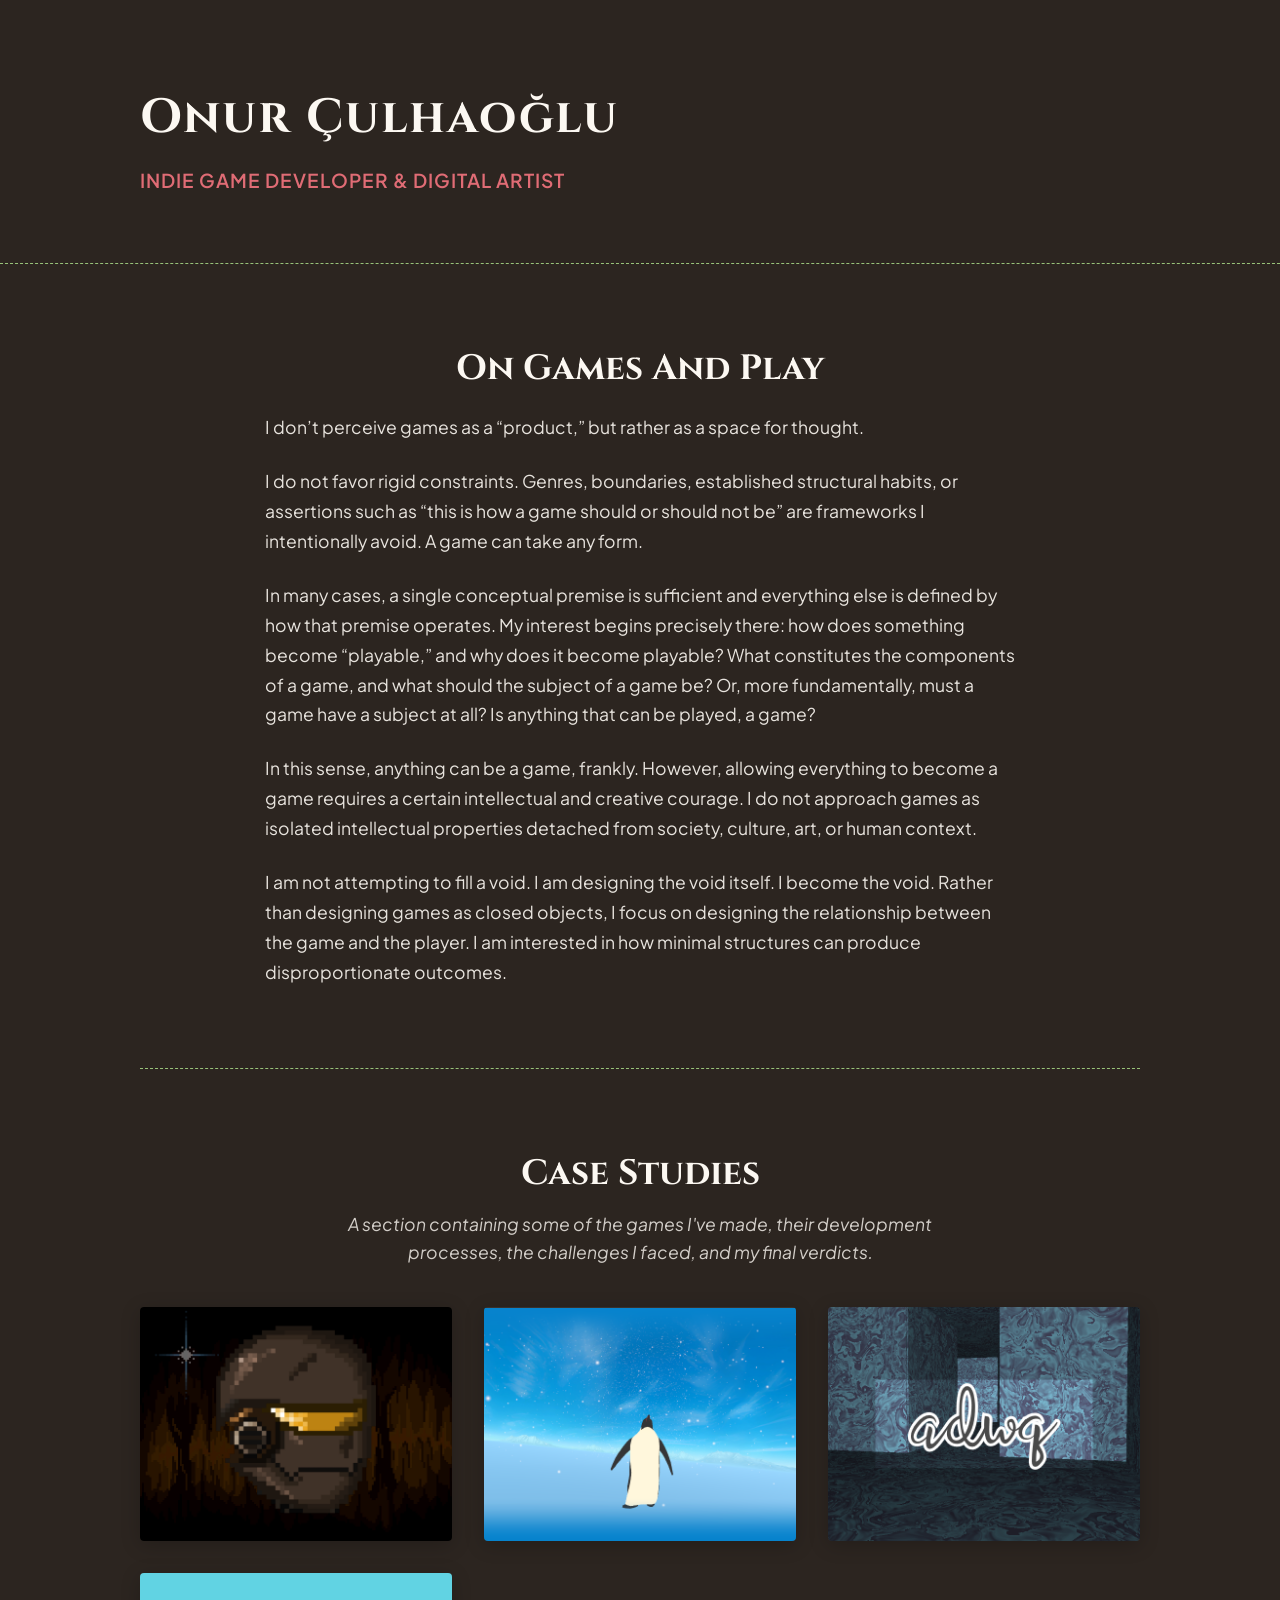
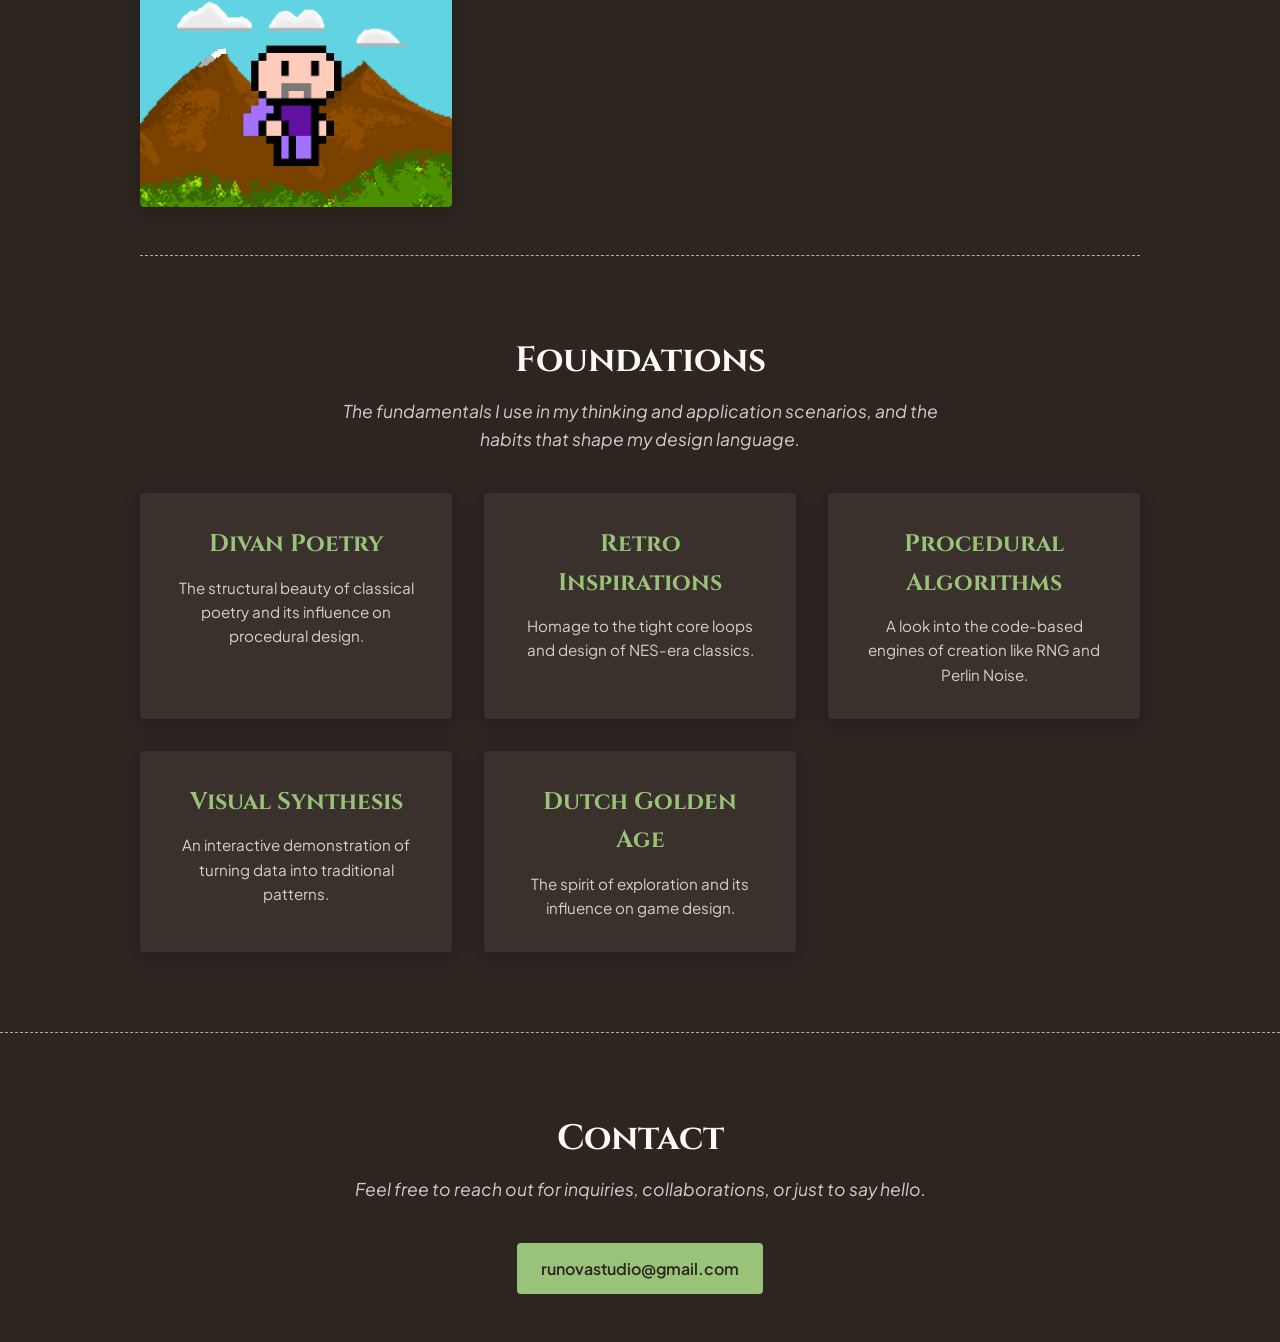
<file: index.html>
<!DOCTYPE html>
<html lang="en">
<head>
    <meta charset="UTF-8">
    <meta name="viewport" content="width=device-width, initial-scale=1.0">
    <title>Onur Çulhaoğlu | Game Dev & Digital Artist</title>
    <!-- Warm and literary typography from Google Fonts -->
    <link rel="preconnect" href="https://fonts.googleapis.com">
    <link rel="preconnect" href="https://fonts.gstatic.com" crossorigin>
    <link href="https://fonts.googleapis.com/css2?family=Cinzel:wght@500;700&family=Instrument+Serif:ital@0;1&family=Plus+Jakarta+Sans:wght@400;500;600&display=swap" rel="stylesheet">
    <link rel="stylesheet" href="style.css">
</head>
<body>

    <!-- Header / Hero Section -->
    <header class="hero-section">
        <div class="container">
            <h1 class="site-title">Onur Çulhaoğlu</h1>
            <p class="subtitle">Indie Game Developer & Digital Artist</p>
        </div>
    </header>

    <!-- Gallery / Works Section -->
    <main class="container">
    
        <!-- About Me Section -->
        <section class="about-section">
            <div class="container">
                <h2 class="section-title">On Games And Play</h2>
                <div class="project-article" style="margin-top: -1rem; margin-bottom: 2rem;">
                    <p>I don’t perceive games as a “product,” but rather as a space for thought.</p>
                    <p>I do not favor rigid constraints. Genres, boundaries, established structural habits, or assertions such as “this is how a game should or should not be” are frameworks I intentionally avoid. A game can take any form.</p>
                    <p>In many cases, a single conceptual premise is sufficient and everything else is defined by how that premise operates. My interest begins precisely there: how does something become “playable,” and why does it become playable? What constitutes the components of a game, and what should the subject of a game be? Or, more fundamentally, must a game have a subject at all? Is anything that can be played, a game?</p>
                    <p>In this sense, anything can be a game, frankly. However, allowing everything to become a game requires a certain intellectual and creative courage. I do not approach games as isolated intellectual properties detached from society, culture, art, or human context.</p>
                    <p>I am not attempting to fill a void. I am designing the void itself. I become the void. Rather than designing games as closed objects, I focus on designing the relationship between the game and the player. I am interested in how minimal structures can produce disproportionate outcomes.</p>
                </div>
            </div>
        </section>

        <!-- Case Studies Section -->
        <section class="inspo-section">
            <h2 class="section-title">Case Studies</h2>
            <p class="section-subtitle">A section containing some of the games I've made, their development processes, the challenges I faced, and my final verdicts.</p>
            <div class="category-grid">
                <a href="patina.html" class="category-card" data-title="//patina">
                    <img src="games/thumbnails/patina.webp" alt="Thumbnail for //patina">
                </a>
                <a href="he-lived.html" class="category-card" data-title="HE LIVED">
                    <img src="games/thumbnails/he-lived.webp" alt="Thumbnail for HE LIVED">
                </a>
                <a href="adwq.html" class="category-card" data-title="adwq">
                    <img src="games/thumbnails/adwq.webp" alt="Thumbnail for adwq">
                </a>
                <a href="oh-noah.html" class="category-card" data-title="Oh Noah!">
                    <img src="games/thumbnails/oh-noah.webp" alt="Thumbnail for Oh Noah!">
                </a>
            </div>
        </section>

        <!-- Inspirations Section (formerly works-section) -->
        <section class="works-section">
            <h2 class="section-title">Foundations</h2>
            <p class="section-subtitle">The fundamentals I use in my thinking and application scenarios, and the habits that shape my design language.</p>

            <div class="category-grid">
                <a href="16th-century.html" class="category-card category-card--text">
                    <h3>Divan Poetry</h3>
                    <p>The structural beauty of classical poetry and its influence on procedural design.</p>
                </a>
                <a href="retro-inspirations.html" class="category-card category-card--text">
                    <h3>Retro Inspirations</h3>
                    <p>Homage to the tight core loops and design of NES-era classics.</p>
                </a>
                <a href="procedural-inspirations.html" class="category-card category-card--text">
                    <h3>Procedural Algorithms</h3>
                    <p>A look into the code-based engines of creation like RNG and Perlin Noise.</p>
                </a>
                <a href="visual-synthesis.html" class="category-card category-card--text">
                    <h3>Visual Synthesis</h3>
                    <p>An interactive demonstration of turning data into traditional patterns.</p>
                </a>
                <a href="dutch-golden-age.html" class="category-card category-card--text">
                    <h3>Dutch Golden Age</h3>
                    <p>The spirit of exploration and its influence on game design.</p>
                </a>
            </div>
        </section>

    </main>

        <footer class="hero-section" style="border-top: 1px dashed var(--secondary-color); border-bottom: none; padding-top: 3rem; margin-top: 2rem;">
        <div class="container">
            <h2 class="section-title">Contact</h2>
            <p class="section-subtitle">Feel free to reach out for inquiries, collaborations, or just to say hello.</p>
            <div style="text-align: center; margin-top: 1rem;">
                <a href="mailto:runovastudio@gmail.com" class="button-link">runovastudio@gmail.com</a>
            </div>
        </div>
    </footer>

</body>
</html>
</file>
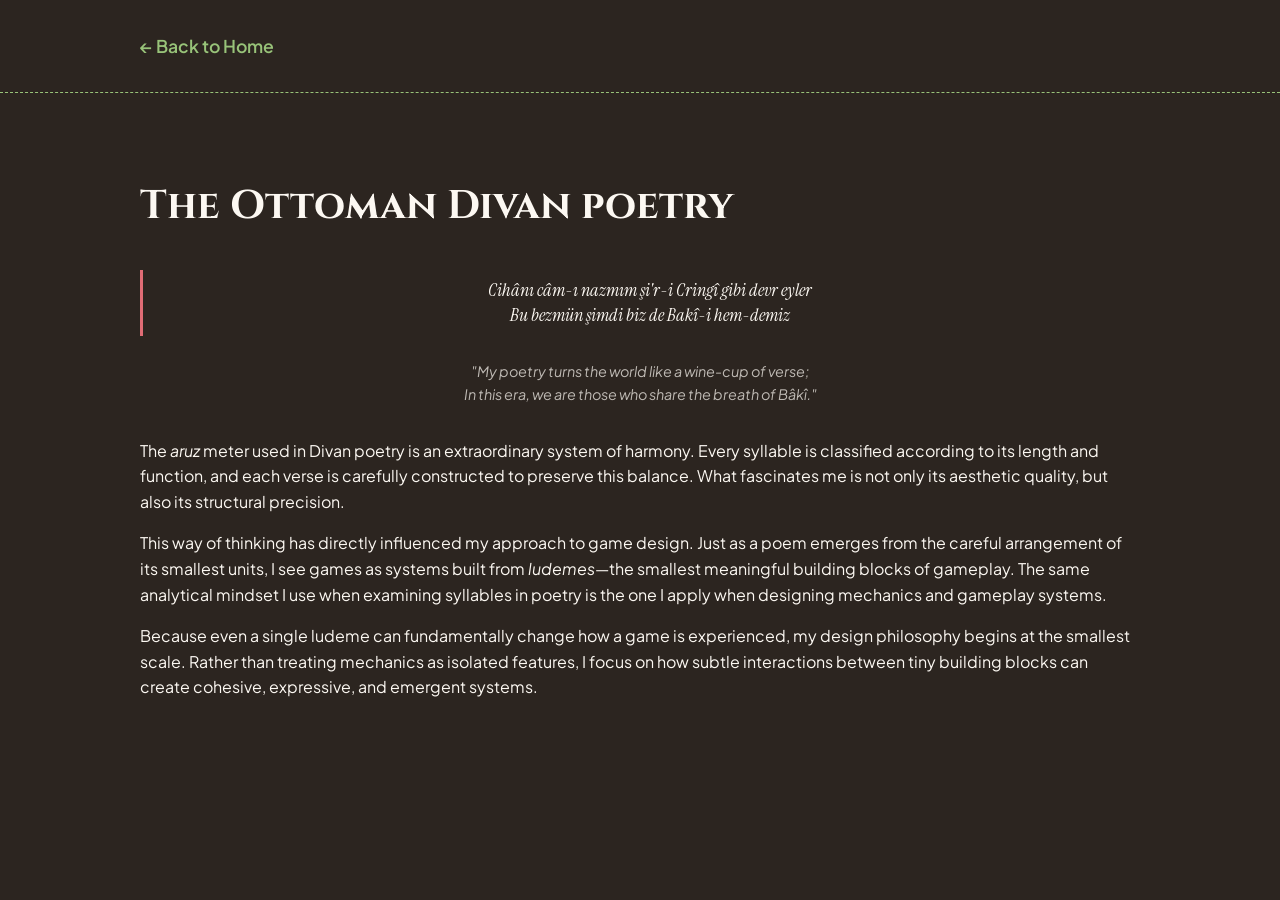
<file: 16th-century.html>
<!DOCTYPE html>
<html lang="en">
<head>
    <meta charset="UTF-8">
    <meta name="viewport" content="width=device-width, initial-scale=1.0">
    <title>The Ottoman Divan poetry | Onur Çulhaoğlu</title>
    <link rel="preconnect" href="https://fonts.googleapis.com">
    <link rel="preconnect" href="https://fonts.gstatic.com" crossorigin>
    <link href="https://fonts.googleapis.com/css2?family=Cinzel:wght@500;700&family=Instrument+Serif:ital@0;1&family=Plus+Jakarta+Sans:wght@400;500;600&display=swap" rel="stylesheet">
    <link rel="stylesheet" href="style.css">
</head>
<body>
    <header class="page-header">
        <div class="container">
            <a href="index.html" class="back-link">&larr; Back to Home</a>
        </div>
    </header>
    <main class="container">
        <section class="gallery-section">
            <h2 class="section-title">The Ottoman Divan poetry</h2>
            
            <div class="modal-section">
                <div class="couplet">
                    <p>Cihânı câm-ı nazmım şi'r-i Cringî gibi devr eyler</p>
                    <p>Bu bezmün şimdi biz de Bakî-i hem-demiz</p>
                </div>
                <p class="translation">"My poetry turns the world like a wine-cup of verse;<br>In this era, we are those who share the breath of Bâkî."</p>
                <p class="inspiration-desc" style="margin-top: 2rem;"><p>
The <em>aruz</em> meter used in Divan poetry is an extraordinary system of harmony. Every syllable is classified according to its length and function, and each verse is carefully constructed to preserve this balance. What fascinates me is not only its aesthetic quality, but also its structural precision.
</p>

<p>
This way of thinking has directly influenced my approach to game design. Just as a poem emerges from the careful arrangement of its smallest units, I see games as systems built from <em>ludemes</em>—the smallest meaningful building blocks of gameplay. The same analytical mindset I use when examining syllables in poetry is the one I apply when designing mechanics and gameplay systems.
</p>

<p>
Because even a single ludeme can fundamentally change how a game is experienced, my design philosophy begins at the smallest scale. Rather than treating mechanics as isolated features, I focus on how subtle interactions between tiny building blocks can create cohesive, expressive, and emergent systems.
</p>
        </section>
    </main>
</body>
</html>
</file>
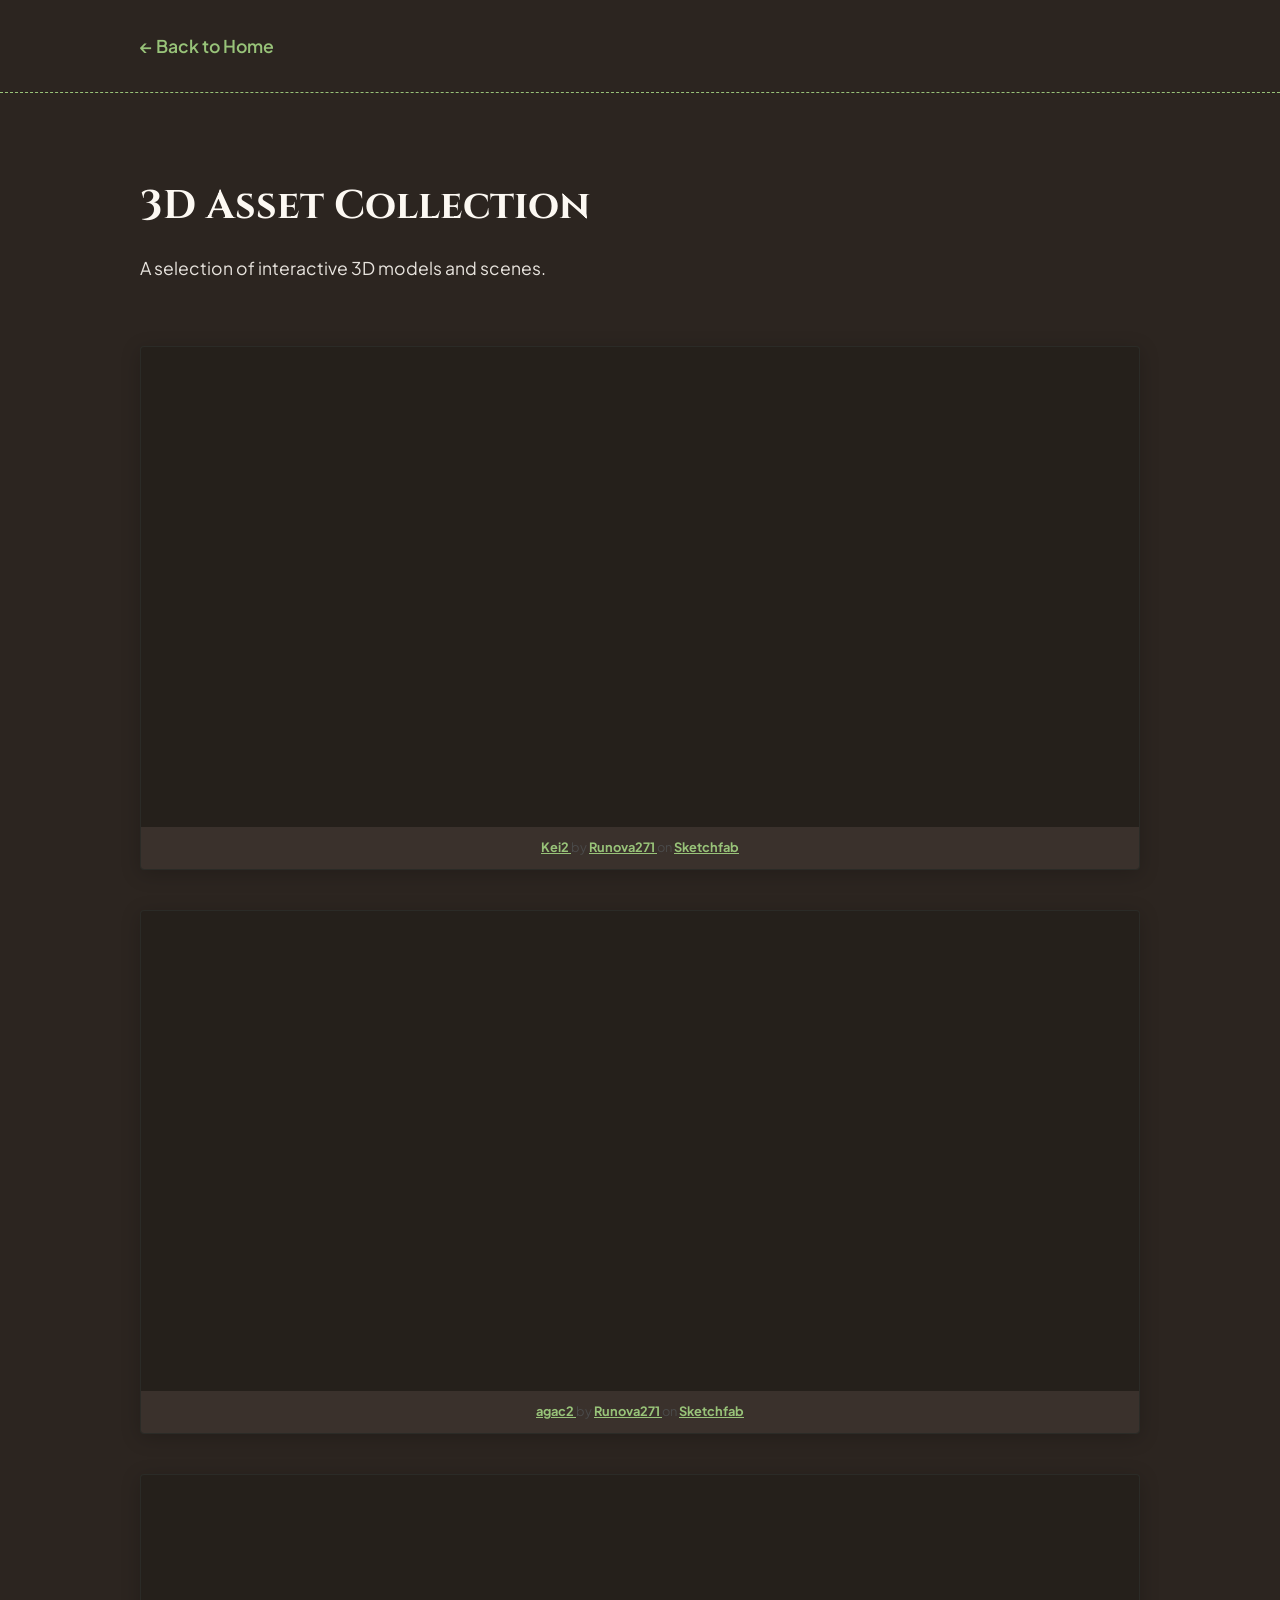
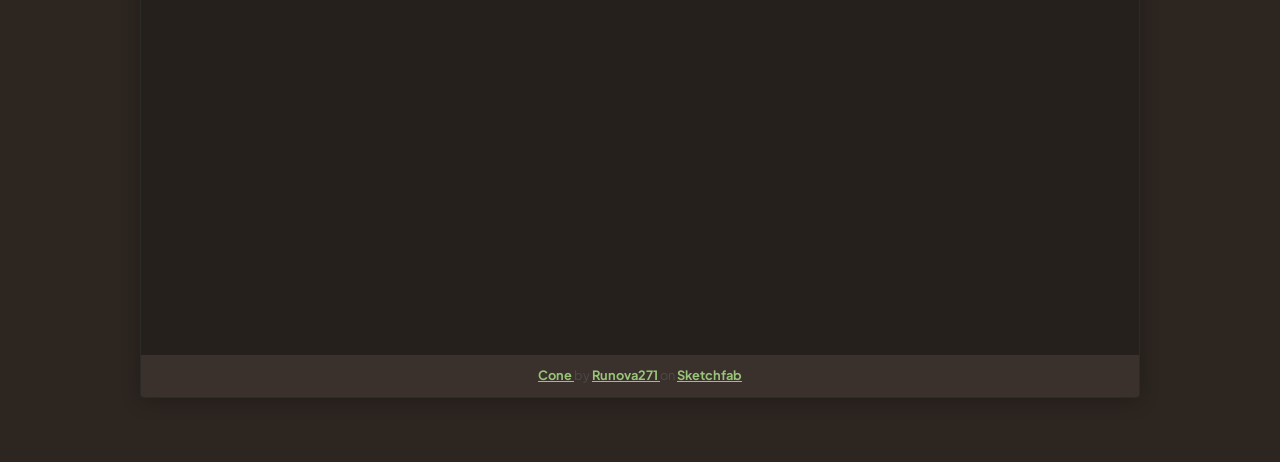
<file: 3d-models.html>
<!DOCTYPE html>
<html lang="en">
<head>
    <meta charset="UTF-8">
    <meta name="viewport" content="width=device-width, initial-scale=1.0">
    <title>3D Models | Onur Çulhaoğlu</title>
    <link rel="preconnect" href="https://fonts.googleapis.com">
    <link rel="preconnect" href="https://fonts.gstatic.com" crossorigin>
    <link href="https://fonts.googleapis.com/css2?family=Cinzel:wght@500;700&family=Instrument+Serif:ital@0;1&family=Plus+Jakarta+Sans:wght@400;500;600&display=swap" rel="stylesheet">
    <link rel="stylesheet" href="style.css">
</head>
<body>
    <header class="page-header">
        <div class="container">
            <a href="index.html" class="back-link">&larr; Back to Home</a>
        </div>
    </header>
    <main class="container">
        <section class="gallery-section">
            <h2 class="section-title">3D Asset Collection</h2>
            <p class="section-desc">A selection of interactive 3D models and scenes.</p>
            
            <div class="models-container">
                <div class="sketchfab-embed-wrapper">
                    <iframe title="Kei2" frameborder="0" allowfullscreen mozallowfullscreen="true" webkitallowfullscreen="true" allow="autoplay; fullscreen; xr-spatial-tracking" xr-spatial-tracking execution-while-out-of-viewport execution-while-not-rendered web-share src="https://sketchfab.com/models/6231a5a180174df7895d9be0e72e428d/embed"> </iframe>
                    <p style="font-size: 13px; font-weight: normal; margin: 5px; color: #4A4A4A;"> <a href="https://sketchfab.com/3d-models/kei2-6231a5a180174df7895d9be0e72e428d?utm_medium=embed&utm_campaign=share-popup&utm_content=6231a5a180174df7895d9be0e72e428d" target="_blank" rel="nofollow" style="font-weight: bold; color: #1CAAD9;"> Kei2 </a> by <a href="https://sketchfab.com/Runova271?utm_medium=embed&utm_campaign=share-popup&utm_content=6231a5a180174df7895d9be0e72e428d" target="_blank" rel="nofollow" style="font-weight: bold; color: #1CAAD9;"> Runova271 </a> on <a href="https://sketchfab.com?utm_medium=embed&utm_campaign=share-popup&utm_content=6231a5a180174df7895d9be0e72e428d" target="_blank" rel="nofollow" style="font-weight: bold; color: #1CAAD9;">Sketchfab</a></p>
                </div>
                <div class="sketchfab-embed-wrapper">
                    <iframe title="agac2" frameborder="0" allowfullscreen mozallowfullscreen="true" webkitallowfullscreen="true" allow="autoplay; fullscreen; xr-spatial-tracking" xr-spatial-tracking execution-while-out-of-viewport execution-while-not-rendered web-share src="https://sketchfab.com/models/727bc25c6b404229b8ecdaa1709f8e39/embed"> </iframe>
                    <p style="font-size: 13px; font-weight: normal; margin: 5px; color: #4A4A4A;"> <a href="https://sketchfab.com/3d-models/agac2-727bc25c6b404229b8ecdaa1709f8e39?utm_medium=embed&utm_campaign=share-popup&utm_content=727bc25c6b404229b8ecdaa1709f8e39" target="_blank" rel="nofollow" style="font-weight: bold; color: #1CAAD9;"> agac2 </a> by <a href="https://sketchfab.com/Runova271?utm_medium=embed&utm_campaign=share-popup&utm_content=727bc25c6b404229b8ecdaa1709f8e39" target="_blank" rel="nofollow" style="font-weight: bold; color: #1CAAD9;"> Runova271 </a> on <a href="https://sketchfab.com?utm_medium=embed&utm_campaign=share-popup&utm_content=727bc25c6b404229b8ecdaa1709f8e39" target="_blank" rel="nofollow" style="font-weight: bold; color: #1CAAD9;">Sketchfab</a></p>
                </div>
                <div class="sketchfab-embed-wrapper">
                    <iframe title="Cone" frameborder="0" allowfullscreen mozallowfullscreen="true" webkitallowfullscreen="true" allow="autoplay; fullscreen; xr-spatial-tracking" xr-spatial-tracking execution-while-out-of-viewport execution-while-not-rendered web-share src="https://sketchfab.com/models/f09e5b9df77341899f69290b1f3d1fbb/embed"> </iframe>
                    <p style="font-size: 13px; font-weight: normal; margin: 5px; color: #4A4A4A;"> <a href="https://sketchfab.com/3d-models/cone-f09e5b9df77341899f69290b1f3d1fbb?utm_medium=embed&utm_campaign=share-popup&utm_content=f09e5b9df77341899f69290b1f3d1fbb" target="_blank" rel="nofollow" style="font-weight: bold; color: #1CAAD9;"> Cone </a> by <a href="https://sketchfab.com/Runova271?utm_medium=embed&utm_campaign=share-popup&utm_content=f09e5b9df77341899f69290b1f3d1fbb" target="_blank" rel="nofollow" style="font-weight: bold; color: #1CAAD9;"> Runova271 </a> on <a href="https://sketchfab.com?utm_medium=embed&utm_campaign=share-popup&utm_content=f09e5b9df77341899f69290b1f3d1fbb" target="_blank" rel="nofollow" style="font-weight: bold; color: #1CAAD9;">Sketchfab</a></p>
                </div>
            </div>
        </section>
    </main>
</body>
</html>
</file>
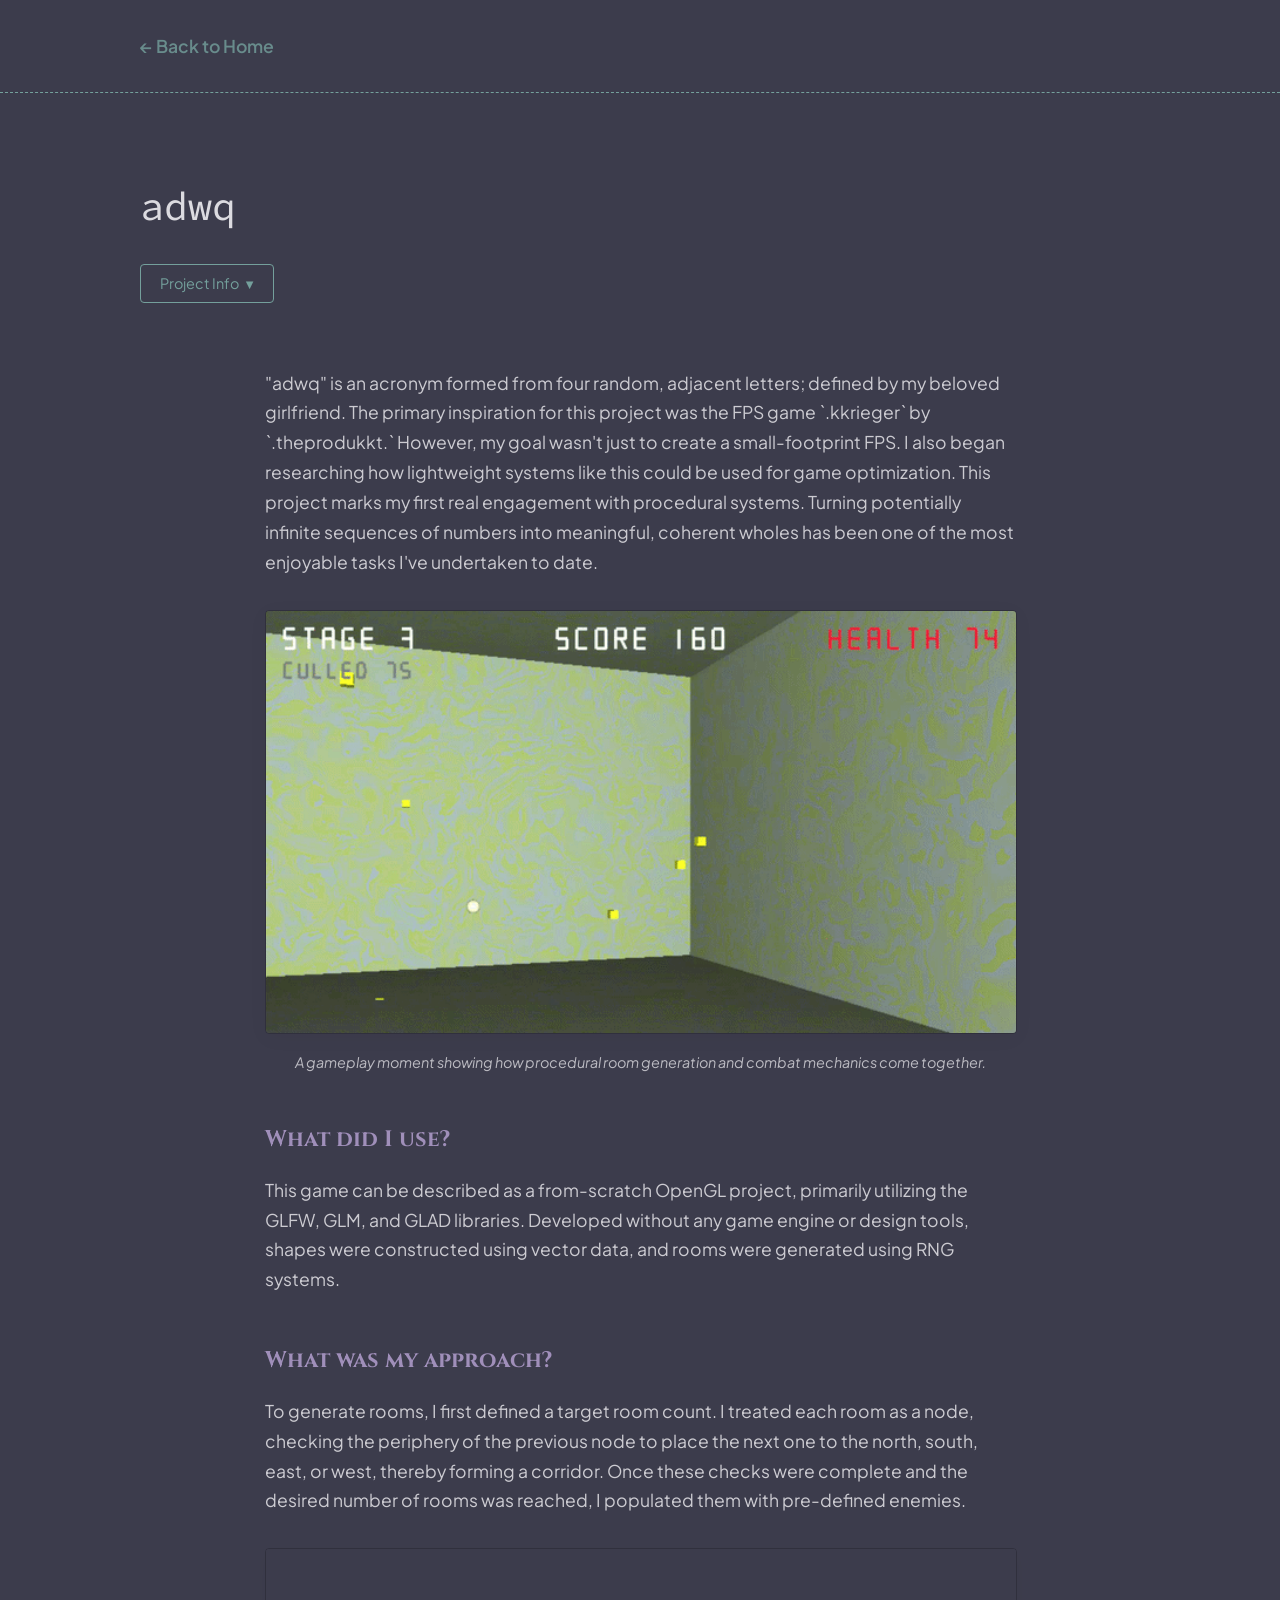
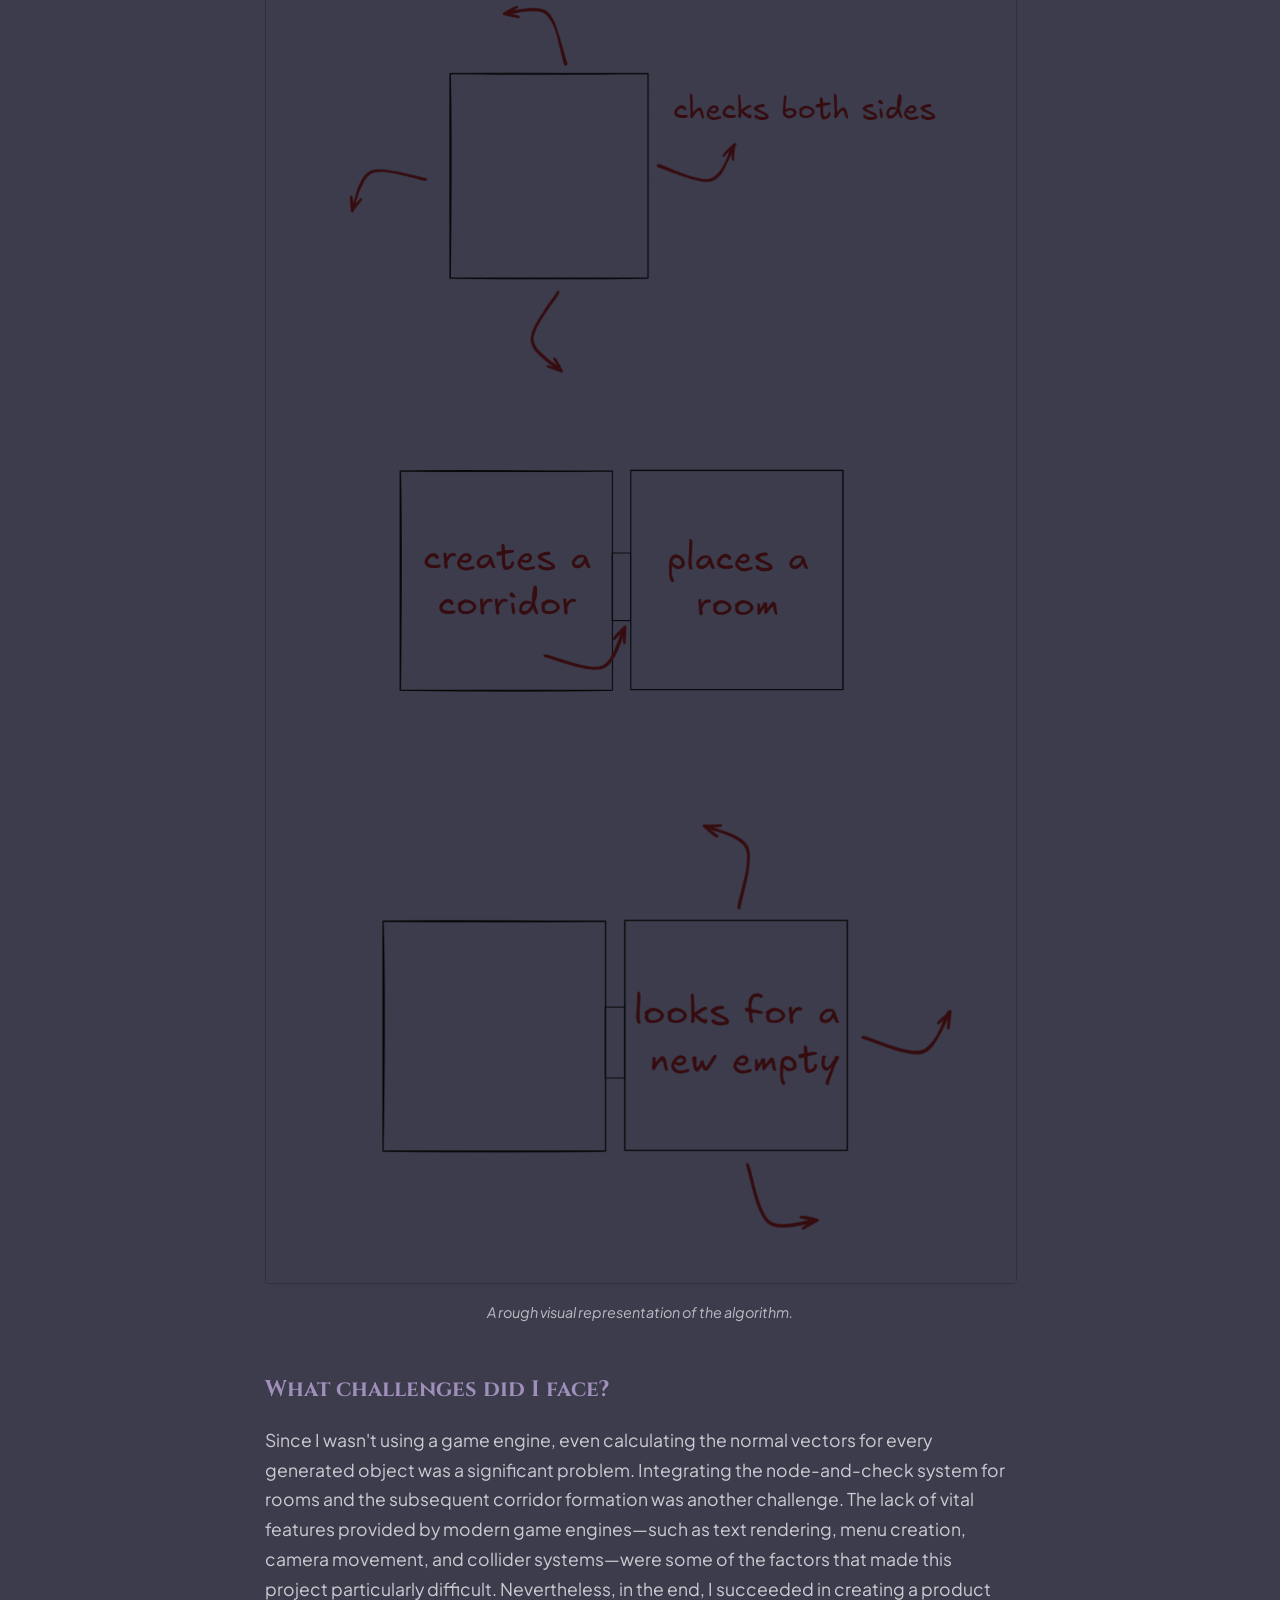
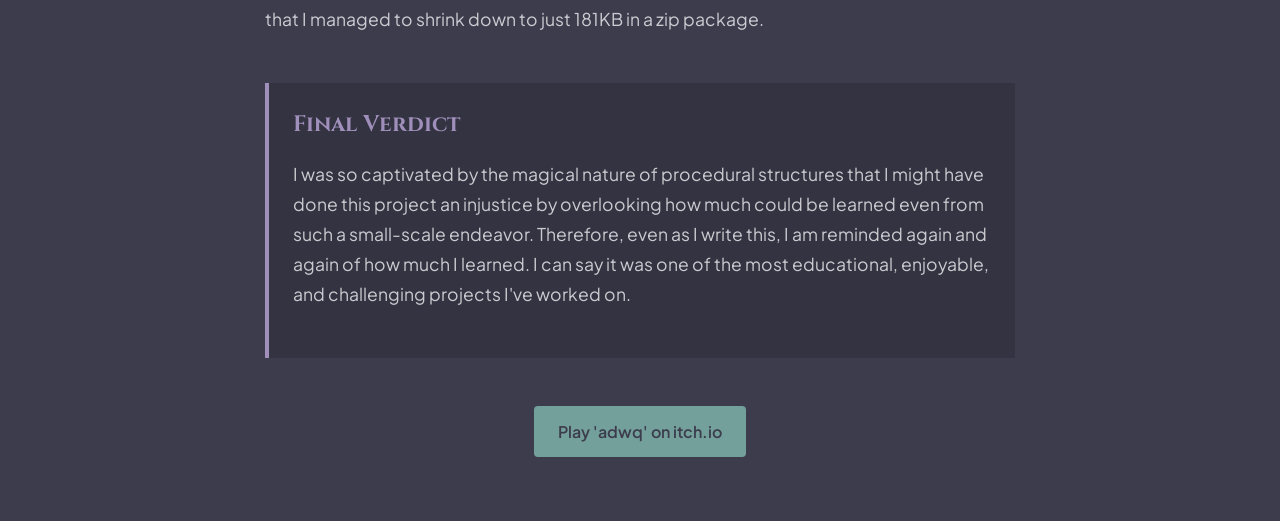
<file: adwq.html>
<!DOCTYPE html>
<html lang="en">
<head>
    <meta charset="UTF-8">
    <meta name="viewport" content="width=device-width, initial-scale=1.0">
    <title>adwq | Onur Çulhaoğlu</title>
    <link rel="preconnect" href="https://fonts.googleapis.com">
    <link rel="preconnect" href="https://fonts.gstatic.com" crossorigin>
    <link href="https://fonts.googleapis.com/css2?family=Cinzel:wght@500;700&family=Instrument+Serif:ital@0;1&family=Plus+Jakarta+Sans:wght@400;500;600&family=Source+Code+Pro:wght@400;700&display=swap" rel="stylesheet">
    <link rel="stylesheet" href="style.css">
</head>
<body class="adwq-theme">
    <header class="page-header">
        <div class="container">
            <a href="index.html" class="back-link">&larr; Back to Home</a>
        </div>
    </header>
    <main class="container">
        <section class="gallery-section">
            <h2 class="section-title title-monospace">adwq</h2>
            <div class="project-info-dropdown">
                <button class="dropdown-toggle">Project Info</button>
                <div class="dropdown-content">
                    <ul class="project-info-list">
                        <li><strong>Timeline:</strong> 2026</li>
                        <li><strong>Role:</strong> Solo Developer</li>
                        <li><strong>Engine:</strong> Custom Engine</li>
                        <li><strong>Language:</strong> C, C++</li>
                        <li><strong>Tech Stack:</strong> C++, OpenGL, Git</li>
                        <li><strong>Platform:</strong> PC</li>
                        <li><strong>Status:</strong> Released</li>
                    </ul>
                </div>
            </div>

            <article class="project-article">
                <p>"adwq" is an acronym formed from four random, adjacent letters; defined by my beloved girlfriend. The primary inspiration for this project was the FPS game `.kkrieger` by `.theprodukkt.` However, my goal wasn't just to create a small-footprint FPS. I also began researching how lightweight systems like this could be used for game optimization. This project marks my first real engagement with procedural systems. Turning potentially infinite sequences of numbers into meaningful, coherent wholes has been one of the most enjoyable tasks I've undertaken to date.</p>

                <img src="games/adwq/1.gif" alt="Gameplay GIF from adwq showing procedural room generation and combat.">

                <p class="image-caption">A gameplay moment showing how procedural room generation and combat mechanics come together.</p>

                <h4>What did I use?</h4>
                <p>This game can be described as a from-scratch OpenGL project, primarily utilizing the GLFW, GLM, and GLAD libraries. Developed without any game engine or design tools, shapes were constructed using vector data, and rooms were generated using RNG systems.</p>

                <h4>What was my approach?</h4>
                <p>To generate rooms, I first defined a target room count. I treated each room as a node, checking the periphery of the previous node to place the next one to the north, south, east, or west, thereby forming a corridor. Once these checks were complete and the desired number of rooms was reached, I populated them with pre-defined enemies.</p>

                <img src="games/adwq/2.webp" alt="A visualization of the node-based room generation logic.">

                <p class="image-caption">A rough visual representation of the algorithm.</p>

                <h4>What challenges did I face?</h4>
                <p>Since I wasn't using a game engine, even calculating the normal vectors for every generated object was a significant problem. Integrating the node-and-check system for rooms and the subsequent corridor formation was another challenge. The lack of vital features provided by modern game engines—such as text rendering, menu creation, camera movement, and collider systems—were some of the factors that made this project particularly difficult. Nevertheless, in the end, I succeeded in creating a product that I managed to shrink down to just 181KB in a zip package.</p>

                <div class="final-verdict">
                    <h4>Final Verdict</h4>
                    <p>I was so captivated by the magical nature of procedural structures that I might have done this project an injustice by overlooking how much could be learned even from such a small-scale endeavor. Therefore, even as I write this, I am reminded again and again of how much I learned. I can say it was one of the most educational, enjoyable, and challenging projects I've worked on.</p>
                </div>

                <div style="text-align: center; margin-top: 3rem;">
                    <a href="https://runova-studio.itch.io/adwq" target="_blank" rel="noopener noreferrer" class="button-link">Play 'adwq' on itch.io</a>
                </div>

            </article>
        </section>
    </main>
    <script src="dropdown.js"></script>
</body>
</html>
</file>
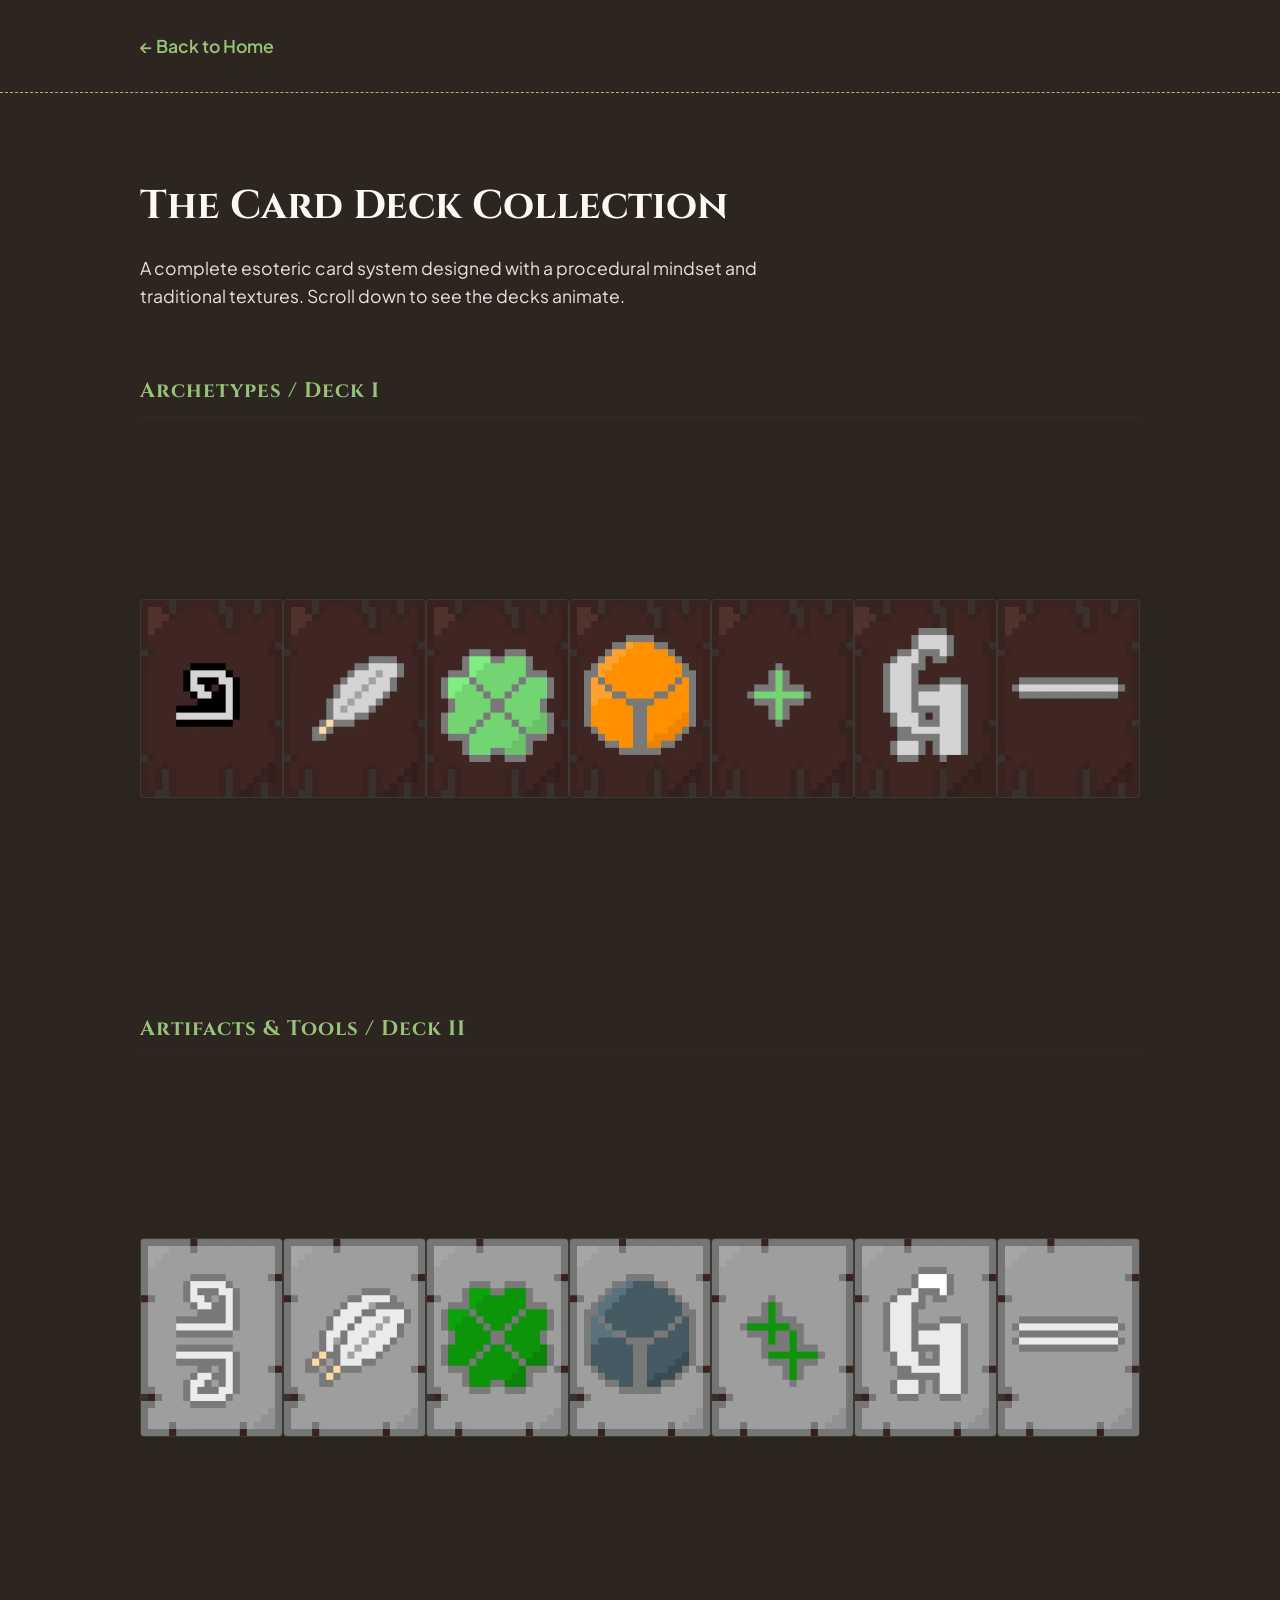
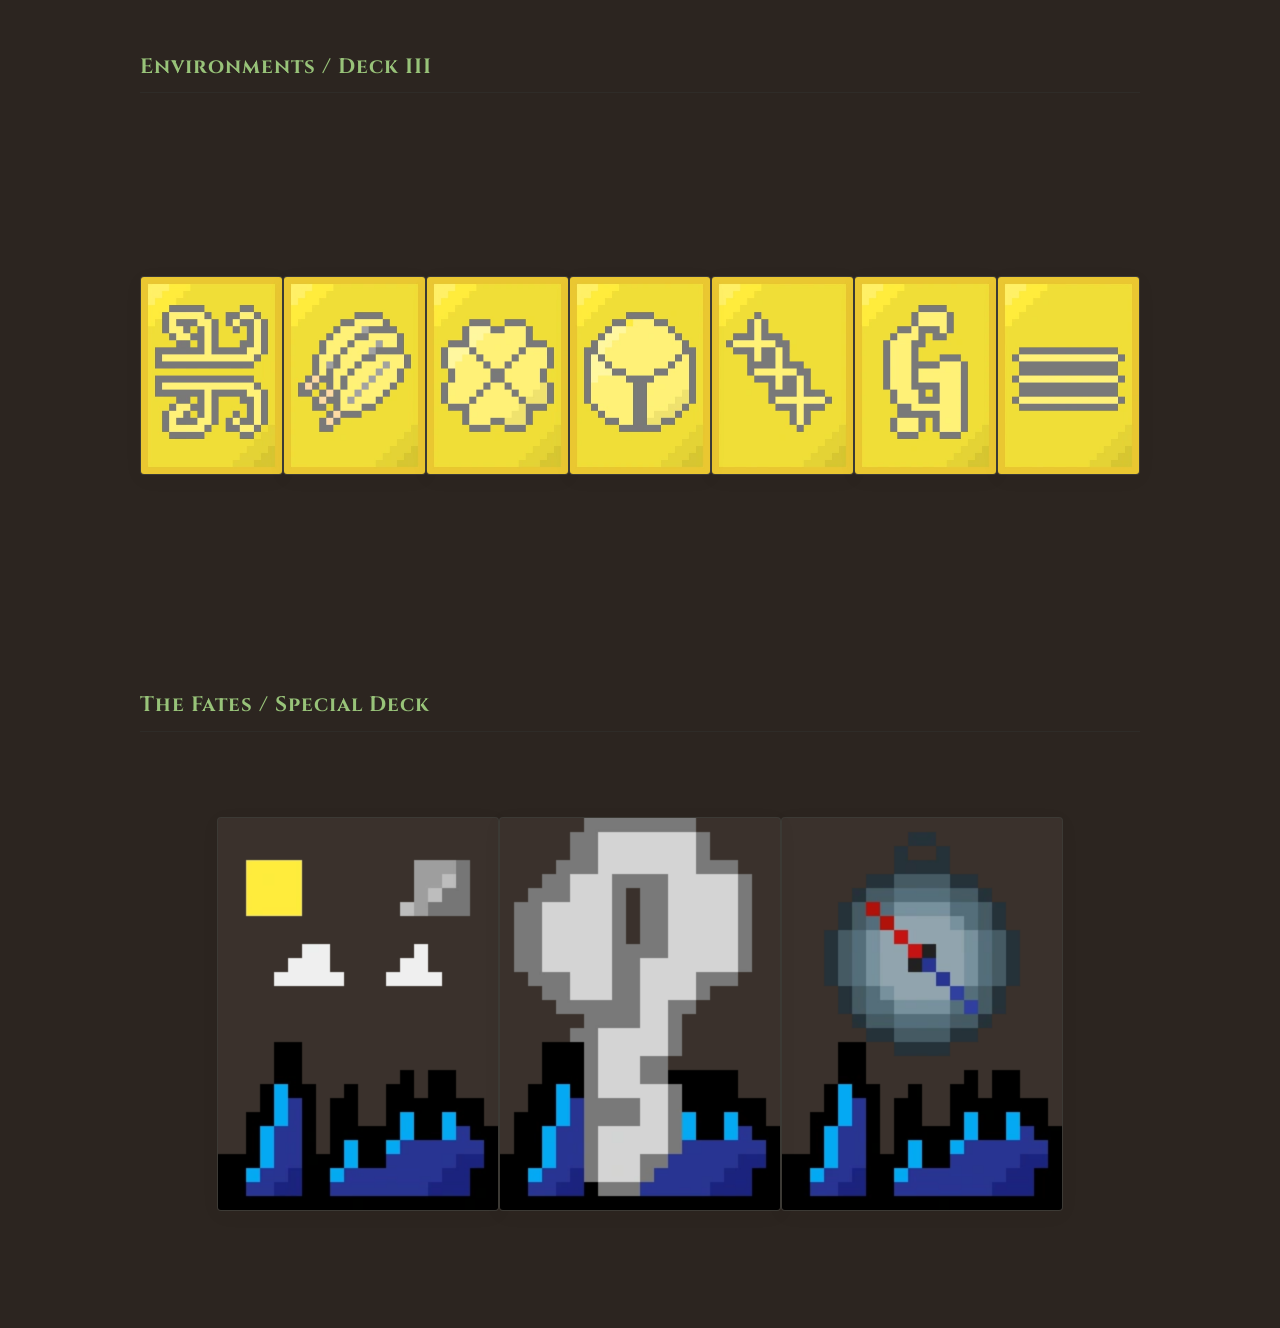
<file: cards.html>
<!DOCTYPE html>
<html lang="en">
<head>
    <meta charset="UTF-8">
    <meta name="viewport" content="width=device-width, initial-scale=1.0">
    <title>Card Decks | Onur Çulhaoğlu</title>
    <link rel="preconnect" href="https://fonts.googleapis.com">
    <link rel="preconnect" href="https://fonts.gstatic.com" crossorigin>
    <link href="https://fonts.googleapis.com/css2?family=Cinzel:wght@500;700&family=Instrument+Serif:ital@0;1&family=Plus+Jakarta+Sans:wght@400;500;600&display=swap" rel="stylesheet">
    <link rel="stylesheet" href="style.css">
</head>
<body>
    <header class="page-header">
        <div class="container">
            <a href="index.html" class="back-link">&larr; Back to Home</a>
        </div>
    </header>
    <main class="container">
        <section class="gallery-section">
            <h2 class="section-title">The Card Deck Collection</h2>
            <p class="section-desc">A complete esoteric card system designed with a procedural mindset and traditional textures. Scroll down to see the decks animate.</p>
            
            <h3 class="deck-sub-title">Archetypes / Deck I</h3>
            <div class="asset-grid">
                <div class="asset-card"><div class="asset-image-wrapper"><img src="images/cards/deck1.webp" alt="Card Deck 1 Image 1"></div></div>
                <div class="asset-card"><div class="asset-image-wrapper"><img src="images/cards/deck2.webp" alt="Card Deck 1 Image 2"></div></div>
                <div class="asset-card"><div class="asset-image-wrapper"><img src="images/cards/deck3.webp" alt="Card Deck 1 Image 3"></div></div>
                <div class="asset-card"><div class="asset-image-wrapper"><img src="images/cards/deck4.webp" alt="Card Deck 1 Image 4"></div></div>
                <div class="asset-card"><div class="asset-image-wrapper"><img src="images/cards/deck5.webp" alt="Card Deck 1 Image 5"></div></div>
                <div class="asset-card"><div class="asset-image-wrapper"><img src="images/cards/deck6.webp" alt="Card Deck 1 Image 6"></div></div>
                <div class="asset-card"><div class="asset-image-wrapper"><img src="images/cards/deck7.webp" alt="Card Deck 1 Image 7"></div></div>
            </div>
    
            <h3 class="deck-sub-title">Artifacts & Tools / Deck II</h3>
            <div class="asset-grid">
                <div class="asset-card"><div class="asset-image-wrapper"><img src="images/cards/1deck1.webp" alt="Card Deck 2 Image 1"></div></div>
                <div class="asset-card"><div class="asset-image-wrapper"><img src="images/cards/1deck2.webp" alt="Card Deck 2 Image 2"></div></div>
                <div class="asset-card"><div class="asset-image-wrapper"><img src="images/cards/1deck3.webp" alt="Card Deck 2 Image 3"></div></div>
                <div class="asset-card"><div class="asset-image-wrapper"><img src="images/cards/1deck4.webp" alt="Card Deck 2 Image 4"></div></div>
                <div class="asset-card"><div class="asset-image-wrapper"><img src="images/cards/1deck5.webp" alt="Card Deck 2 Image 5"></div></div>
                <div class="asset-card"><div class="asset-image-wrapper"><img src="images/cards/1deck6.webp" alt="Card Deck 2 Image 6"></div></div>
                <div class="asset-card"><div class="asset-image-wrapper"><img src="images/cards/1deck7.webp" alt="Card Deck 2 Image 7"></div></div>
            </div>
    
            <h3 class="deck-sub-title">Environments / Deck III</h3>
            <div class="asset-grid">
                <div class="asset-card"><div class="asset-image-wrapper"><img src="images/cards/2deck1.webp" alt="Card Deck 3 Image 1"></div></div>
                <div class="asset-card"><div class="asset-image-wrapper"><img src="images/cards/2deck2.webp" alt="Card Deck 3 Image 2"></div></div>
                <div class="asset-card"><div class="asset-image-wrapper"><img src="images/cards/2deck3.webp" alt="Card Deck 3 Image 3"></div></div>
                <div class="asset-card"><div class="asset-image-wrapper"><img src="images/cards/2deck4.webp" alt="Card Deck 3 Image 4"></div></div>
                <div class="asset-card"><div class="asset-image-wrapper"><img src="images/cards/2deck5.webp" alt="Card Deck 3 Image 5"></div></div>
                <div class="asset-card"><div class="asset-image-wrapper"><img src="images/cards/2deck6.webp" alt="Card Deck 3 Image 6"></div></div>
                <div class="asset-card"><div class="asset-image-wrapper"><img src="images/cards/2deck7.webp" alt="Card Deck 3 Image 7"></div></div>
            </div>
    
            <h3 class="deck-sub-title">The Fates / Special Deck</h3>
            <div class="asset-grid">
                <div class="asset-card"><div class="asset-image-wrapper"><img src="images/cards/3deck1.webp" alt="Special Deck Image 1"></div></div>
                <div class="asset-card"><div class="asset-image-wrapper"><img src="images/cards/3deck2.webp" alt="Special Deck Image 2"></div></div>
                <div class="asset-card"><div class="asset-image-wrapper"><img src="images/cards/3deck3.webp" alt="Special Deck Image 3"></div></div>
            </div>
        </section>
    </main>
</body>
</html>
</file>
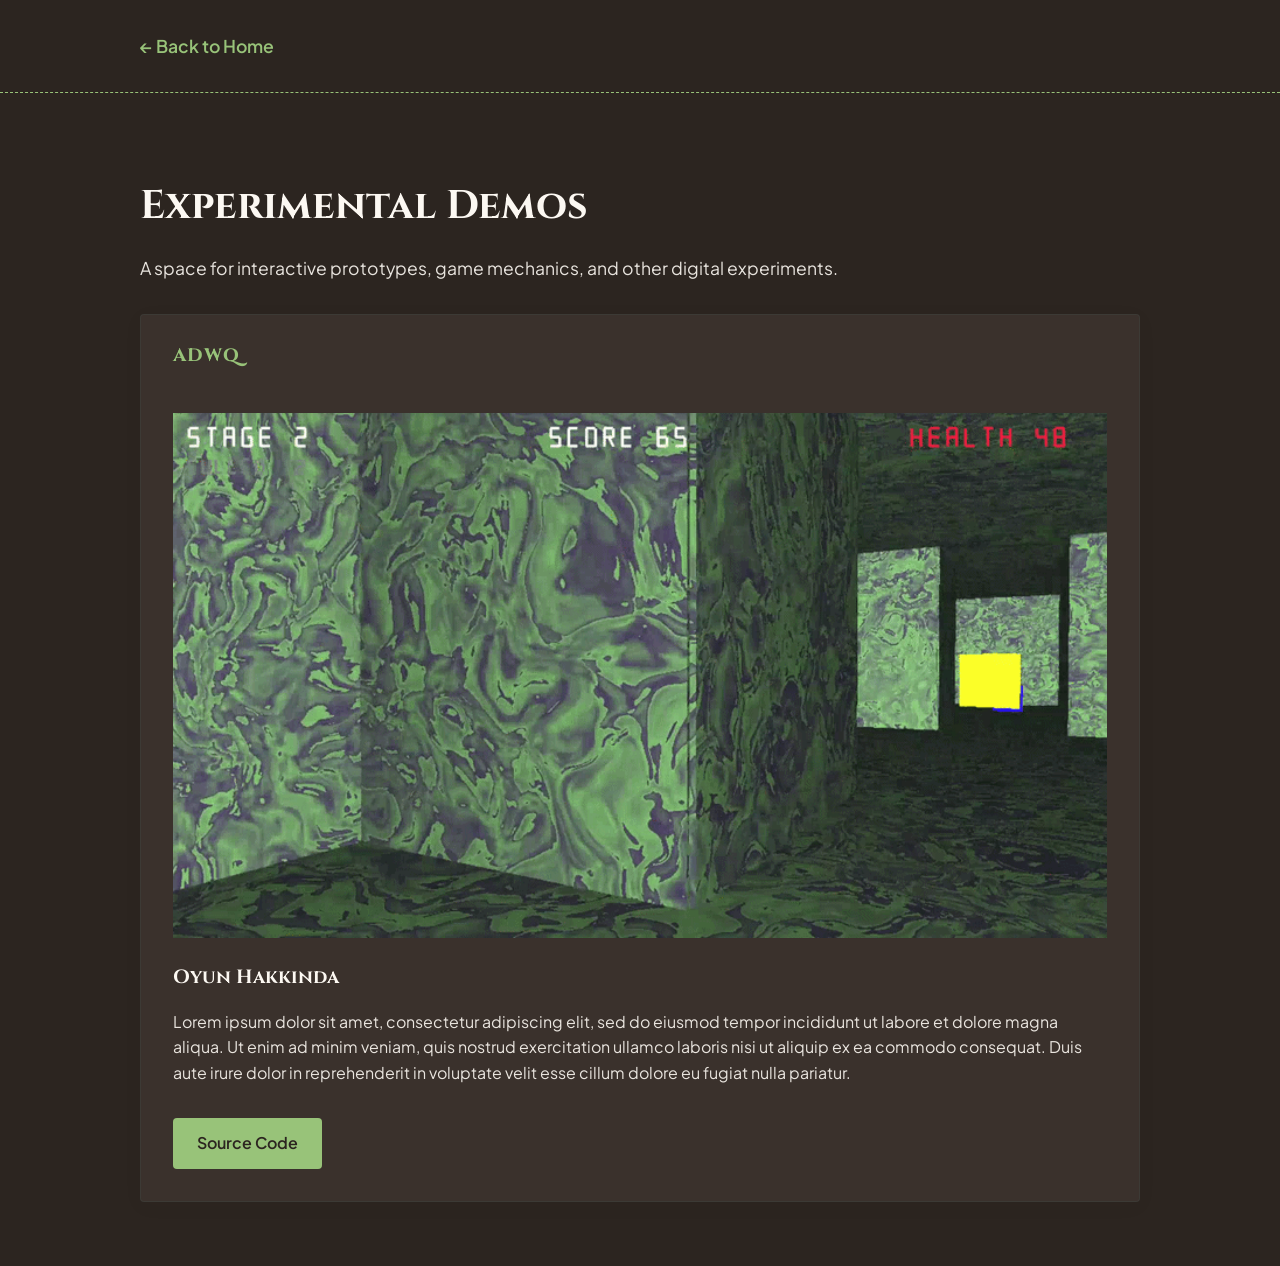
<file: demos.html>
<!DOCTYPE html>
<html lang="en">
<head>
    <meta charset="UTF-8">
    <meta name="viewport" content="width=device-width, initial-scale=1.0">
    <title>Experimental Demos | Onur Çulhaoğlu</title>
    <link rel="preconnect" href="https://fonts.googleapis.com">
    <link rel="preconnect" href="https://fonts.gstatic.com" crossorigin>
    <link href="https://fonts.googleapis.com/css2?family=Cinzel:wght@500;700&family=Instrument+Serif:ital@0;1&family=Plus+Jakarta+Sans:wght@400;500;600&display=swap" rel="stylesheet">
    <link rel="stylesheet" href="style.css">
</head>
<body>
    <header class="page-header">
        <div class="container">
            <a href="index.html" class="back-link">&larr; Back to Home</a>
        </div>
    </header>
    <main class="container">
        <section class="gallery-section">
            <h2 class="section-title">Experimental Demos</h2>
            <p class="section-desc">A space for interactive prototypes, game mechanics, and other digital experiments.</p>
            
            <div class="demo-showcase">
                <h3 class="deck-sub-title">adwq</h3>
                <div class="demo-media">
                    <img src="gif/adwq.gif" alt="Gameplay gif of the game adwq">
                </div>
                <div class="demo-info">
                    <h4>Oyun Hakkında</h4>
                    <p>Lorem ipsum dolor sit amet, consectetur adipiscing elit, sed do eiusmod tempor incididunt ut labore et dolore magna aliqua. Ut enim ad minim veniam, quis nostrud exercitation ullamco laboris nisi ut aliquip ex ea commodo consequat. Duis aute irure dolor in reprehenderit in voluptate velit esse cillum dolore eu fugiat nulla pariatur.</p>
                    <a href="https://runova-studio.itch.io/adwq" class="button-link" target="_blank" rel="noopener noreferrer">Source Code</a>
                </div>
            </div>

        </section>
    </main>
</body>
</html>
</file>
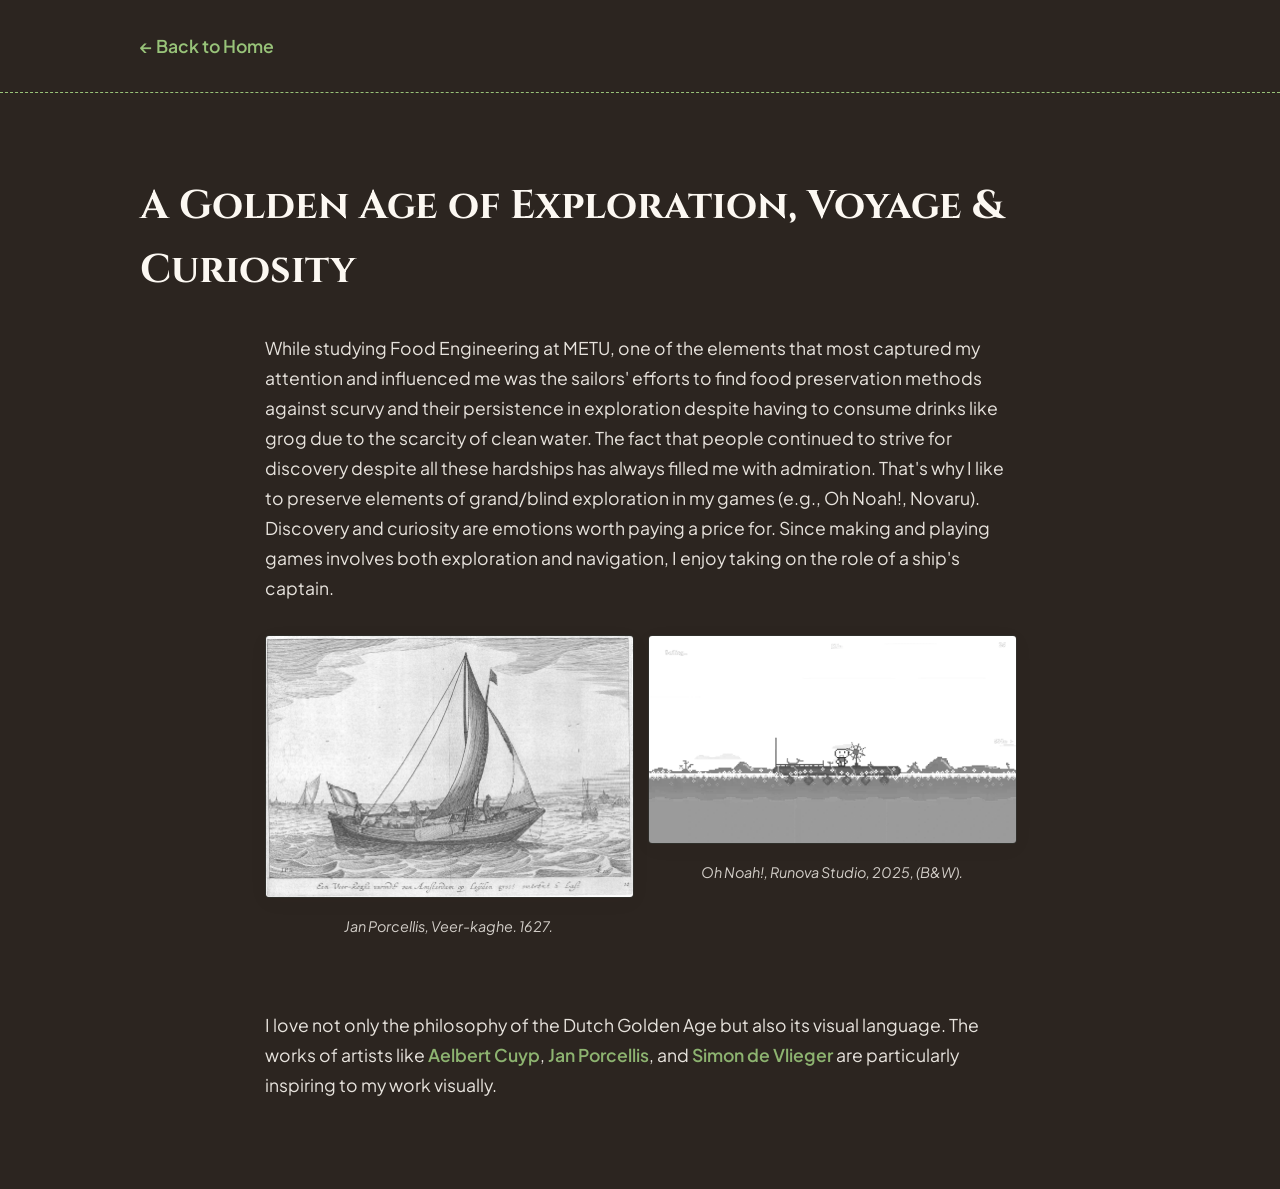
<file: dutch-golden-age.html>
<!DOCTYPE html>
<html lang="en">
<head>
    <meta charset="UTF-8">
    <meta name="viewport" content="width=device-width, initial-scale=1.0">
    <title>Dutch Golden Age | Onur Çulhaoğlu</title>
    <link rel="preconnect" href="https://fonts.googleapis.com">
    <link rel="preconnect" href="https://fonts.gstatic.com" crossorigin>
    <link href="https://fonts.googleapis.com/css2?family=Cinzel:wght@500;700&family=Instrument+Serif:ital@0;1&family=Plus+Jakarta+Sans:wght@400;500;600&display=swap" rel="stylesheet">
    <link rel="stylesheet" href="style.css">
</head>
<body>
    <header class="page-header">
        <div class="container">
            <a href="index.html" class="back-link">&larr; Back to Home</a>
        </div>
    </header>
    <main class="container">
        <section class="gallery-section">
            <h2 class="section-title">A Golden Age of Exploration, Voyage & Curiosity</h2>
            
            <article class="project-article">
                <p>While studying Food Engineering at METU, one of the elements that most captured my attention and influenced me was the sailors' efforts to find food preservation methods against scurvy and their persistence in exploration despite having to consume drinks like grog due to the scarcity of clean water. The fact that people continued to strive for discovery despite all these hardships has always filled me with admiration. That's why I like to preserve elements of grand/blind exploration in my games (e.g., Oh Noah!, Novaru). Discovery and curiosity are emotions worth paying a price for. Since making and playing games involves both exploration and navigation, I enjoy taking on the role of a ship's captain.</p>

                <div class="asset-grid-container" style="margin: 2rem 0;">
                    <div>
                        <img src="images/various/1.webp" alt="Veer-kaghe by Jan Porcellis, 1627.">
                        <p class="image-caption">Jan Porcellis, Veer-kaghe. 1627.</p>
                    </div>
                    <div>
                        <img src="images/various/2.webp" alt="A black and white scene from the game Oh Noah!">
                        <p class="image-caption">Oh Noah!, Runova Studio, 2025, (B&W).</p>
                    </div>
                </div>

                <p>I love not only the philosophy of the Dutch Golden Age but also its visual language. The works of artists like <span class="painter-name">Aelbert Cuyp</span>, <span class="painter-name">Jan Porcellis</span>, and <span class="painter-name">Simon de Vlieger</span> are particularly inspiring to my work visually.</p>
            </article>
        </section>
    </main>
</body>
</html>
</file>
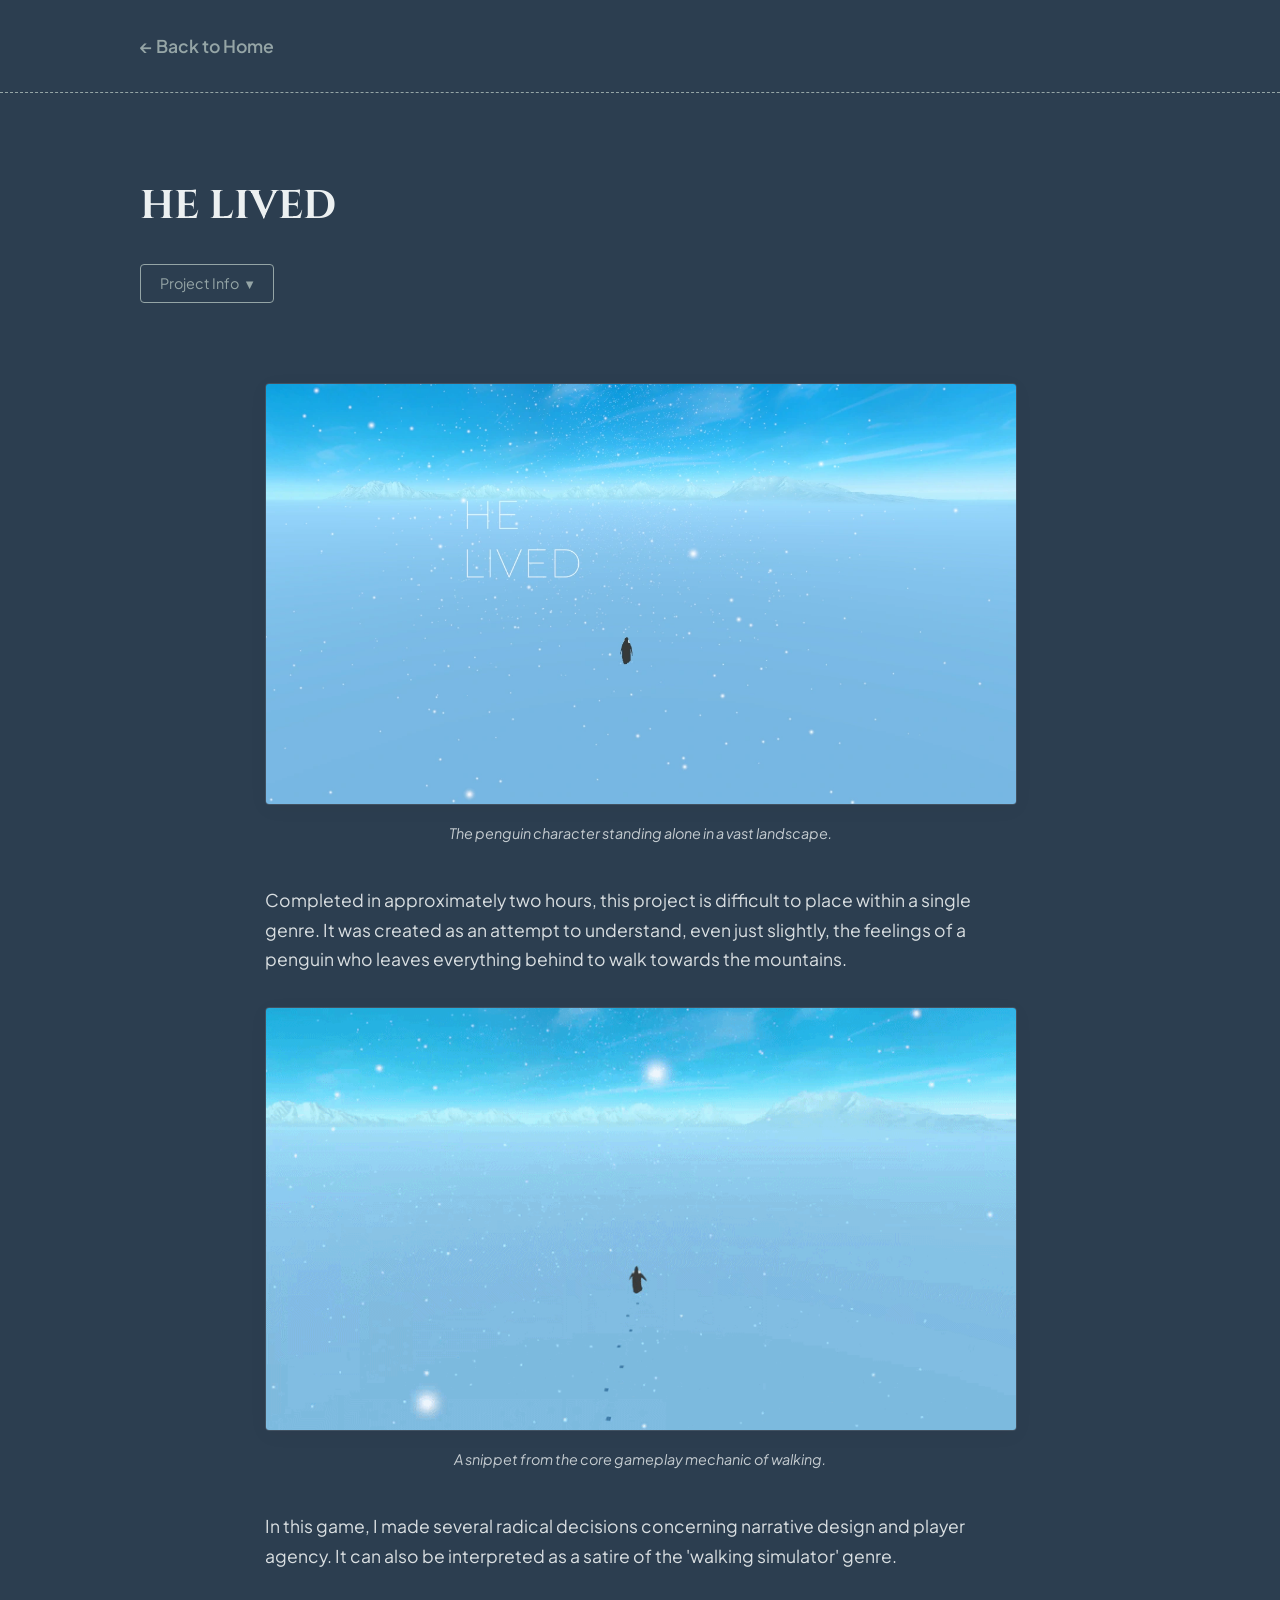
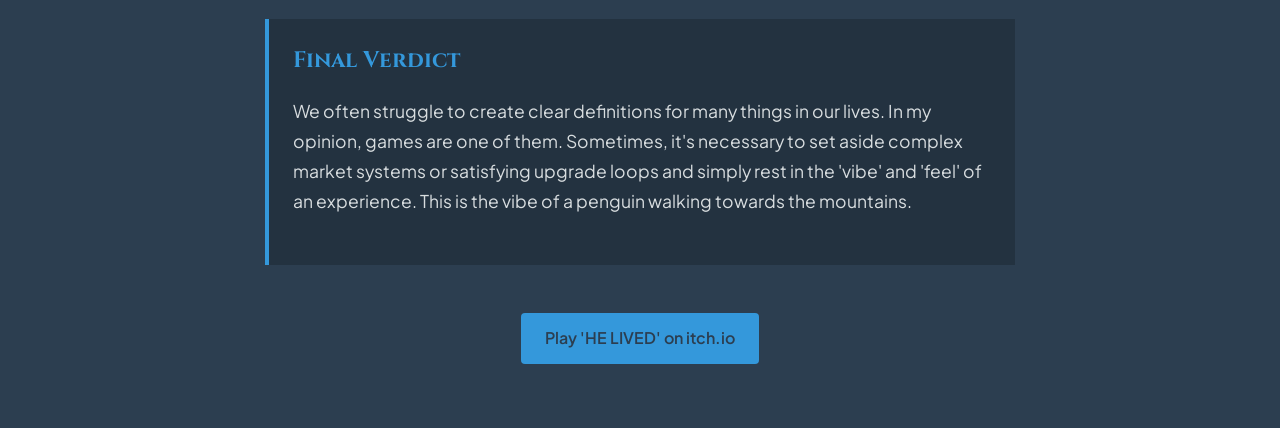
<file: he-lived.html>
<!DOCTYPE html>
<html lang="en">
<head>
    <meta charset="UTF-8">
    <meta name="viewport" content="width=device-width, initial-scale=1.0">
    <title>HE LIVED | Onur Çulhaoğlu</title>
    <link rel="preconnect" href="https://fonts.googleapis.com">
    <link rel="preconnect" href="https://fonts.gstatic.com" crossorigin>
    <link href="https://fonts.googleapis.com/css2?family=Cinzel:wght@500;700&family=Instrument+Serif:ital@0;1&family=Plus+Jakarta+Sans:wght@400;500;600&display=swap" rel="stylesheet">
    <link rel="stylesheet" href="style.css">
</head>
<body class="he-lived-theme">
    <header class="page-header">
        <div class="container">
            <a href="index.html" class="back-link">&larr; Back to Home</a>
        </div>
    </header>
    <main class="container">
        <section class="gallery-section">
            <h2 class="section-title">HE LIVED</h2>
            <div class="project-info-dropdown">
                <button class="dropdown-toggle">Project Info</button>
                <div class="dropdown-content">
                    <ul class="project-info-list">
                        <li><strong>Timeline:</strong> 2026</li>
                        <li><strong>Role:</strong> Solo Developer</li>
                        <li><strong>Engine:</strong> Unity</li>
                        <li><strong>Language:</strong> C#</li>
                        <li><strong>Tech Stack:</strong> C#, Blender</li>
                        <li><strong>Platform:</strong> PC</li>
                        <li><strong>Status:</strong> Released</li>
                    </ul>
                </div>
            </div>

            <article class="project-article">
                <img src="games/helived/1.webp" alt="A scene from HE LIVED showing a penguin in a vast landscape.">

                <p class="image-caption">The penguin character standing alone in a vast landscape.</p>

                <p>Completed in approximately two hours, this project is difficult to place within a single genre. It was created as an attempt to understand, even just slightly, the feelings of a penguin who leaves everything behind to walk towards the mountains.</p>

                <img src="games/helived/2.gif" alt="Gameplay GIF from HE LIVED showing the penguin walking.">

                <p class="image-caption">A snippet from the core gameplay mechanic of walking.</p>

                <p>In this game, I made several radical decisions concerning narrative design and player agency. It can also be interpreted as a satire of the 'walking simulator' genre.</p>
                
                <div class="final-verdict">
                    <h4>Final Verdict</h4>
                    <p>We often struggle to create clear definitions for many things in our lives. In my opinion, games are one of them. Sometimes, it's necessary to set aside complex market systems or satisfying upgrade loops and simply rest in the 'vibe' and 'feel' of an experience. This is the vibe of a penguin walking towards the mountains.</p>
                </div>

                <div style="text-align: center; margin-top: 3rem;">
                    <a href="https://runova-studio.itch.io/he-lived-but-why" target="_blank" rel="noopener noreferrer" class="button-link">Play 'HE LIVED' on itch.io</a>
                </div>
            </article>
        </section>
    </main>
    <script src="dropdown.js"></script>
</body>
</html>
</file>
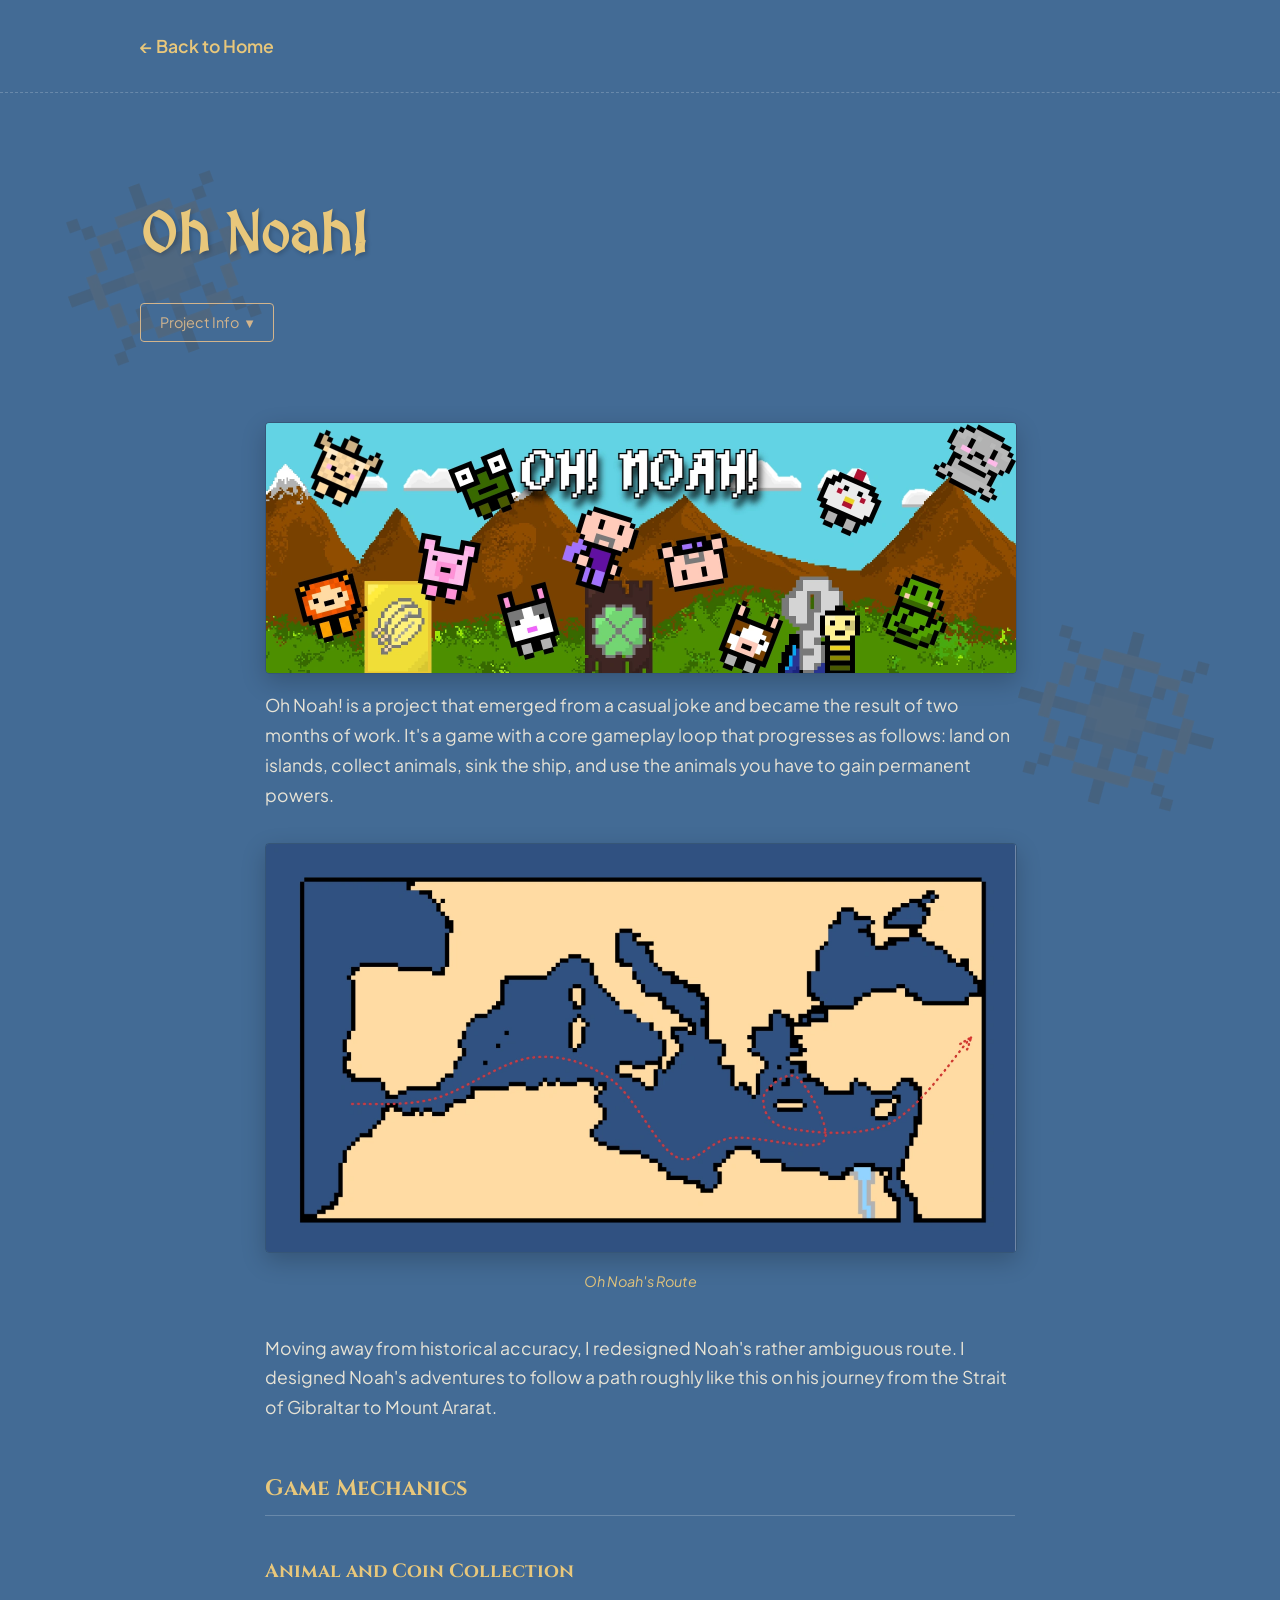
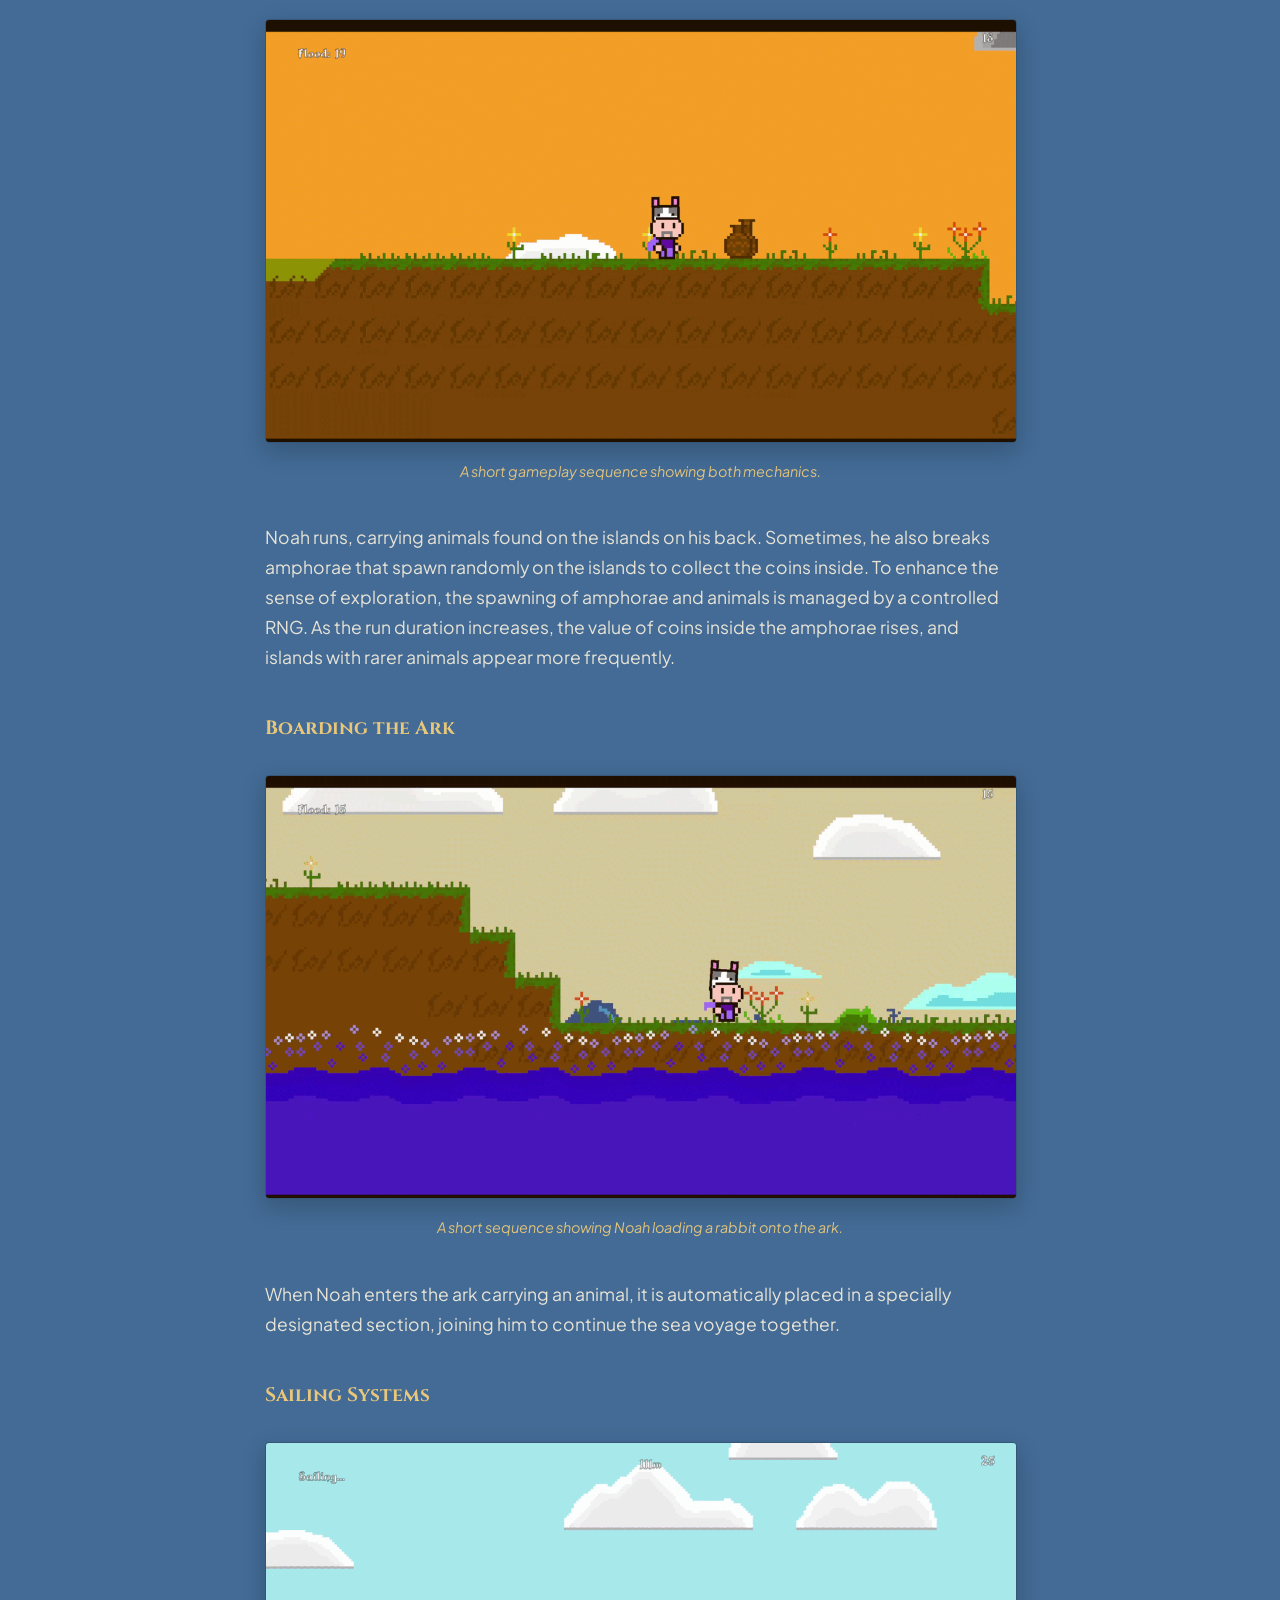
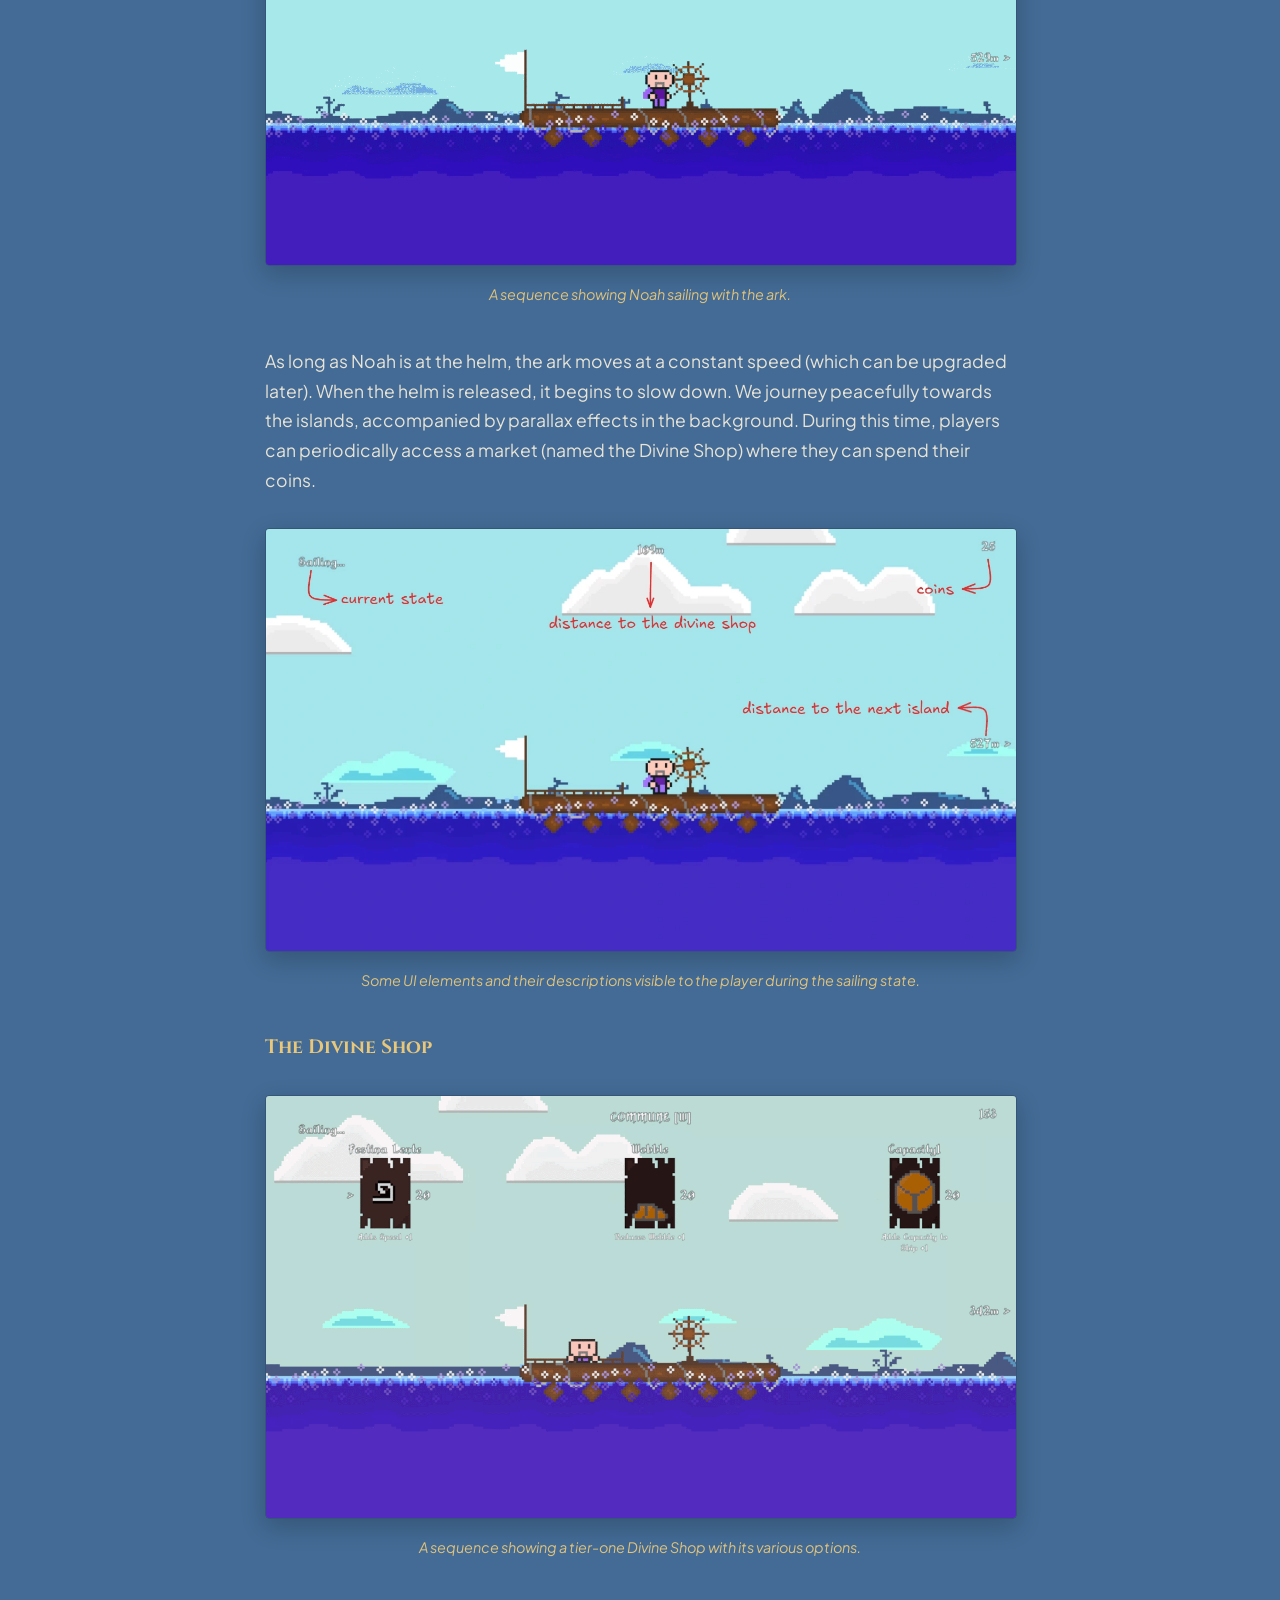
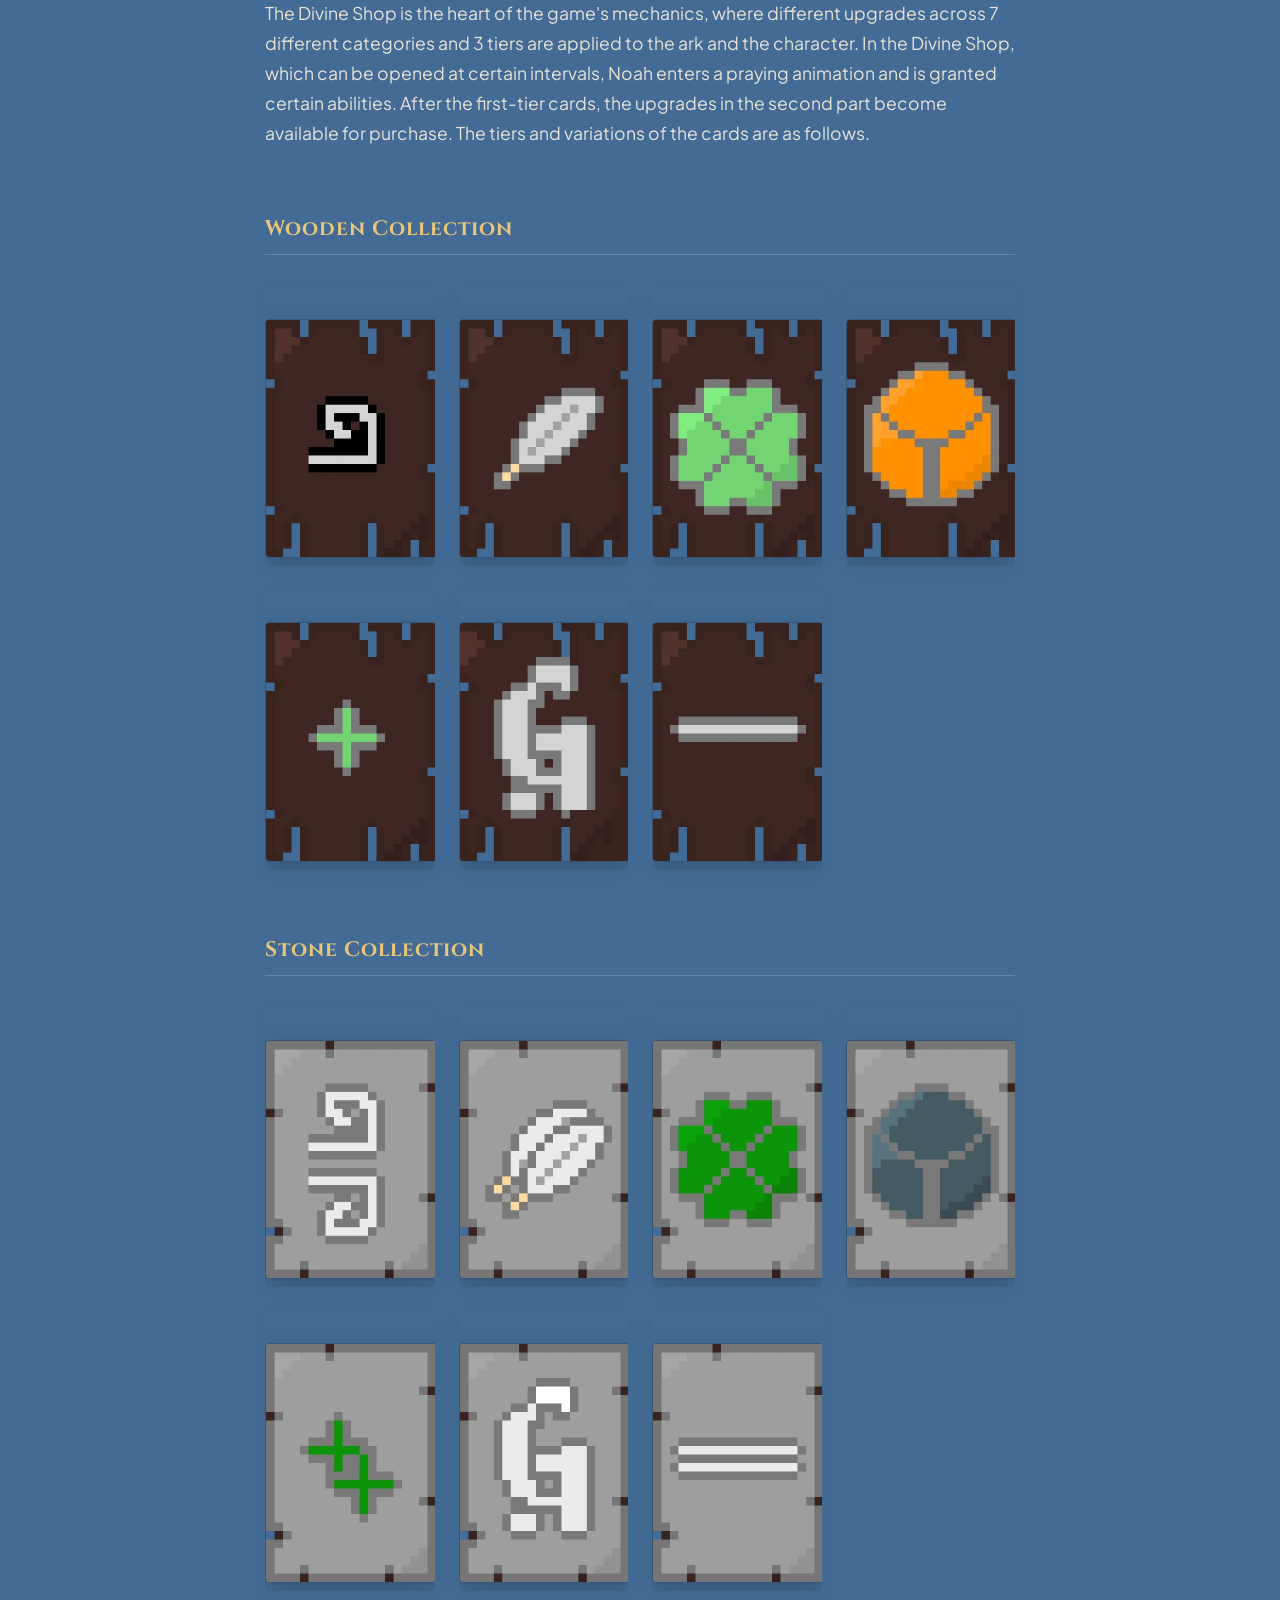
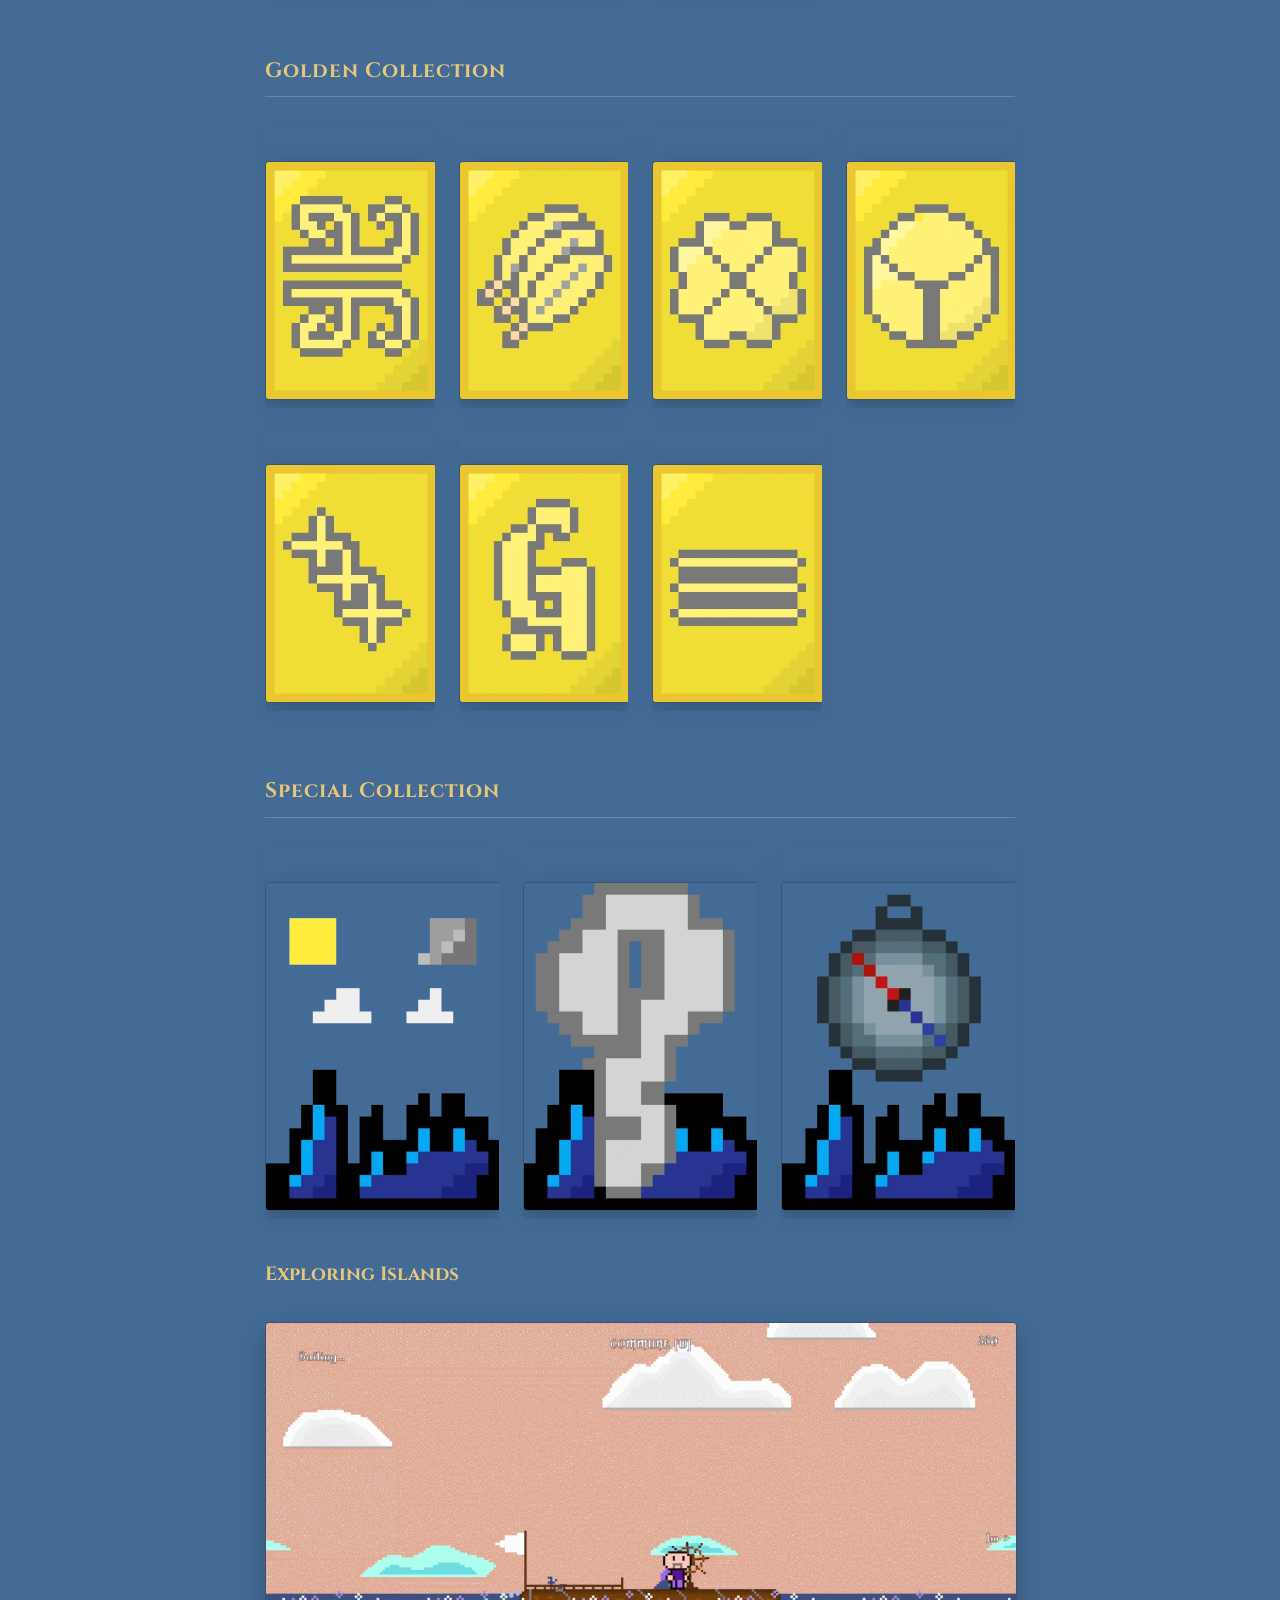
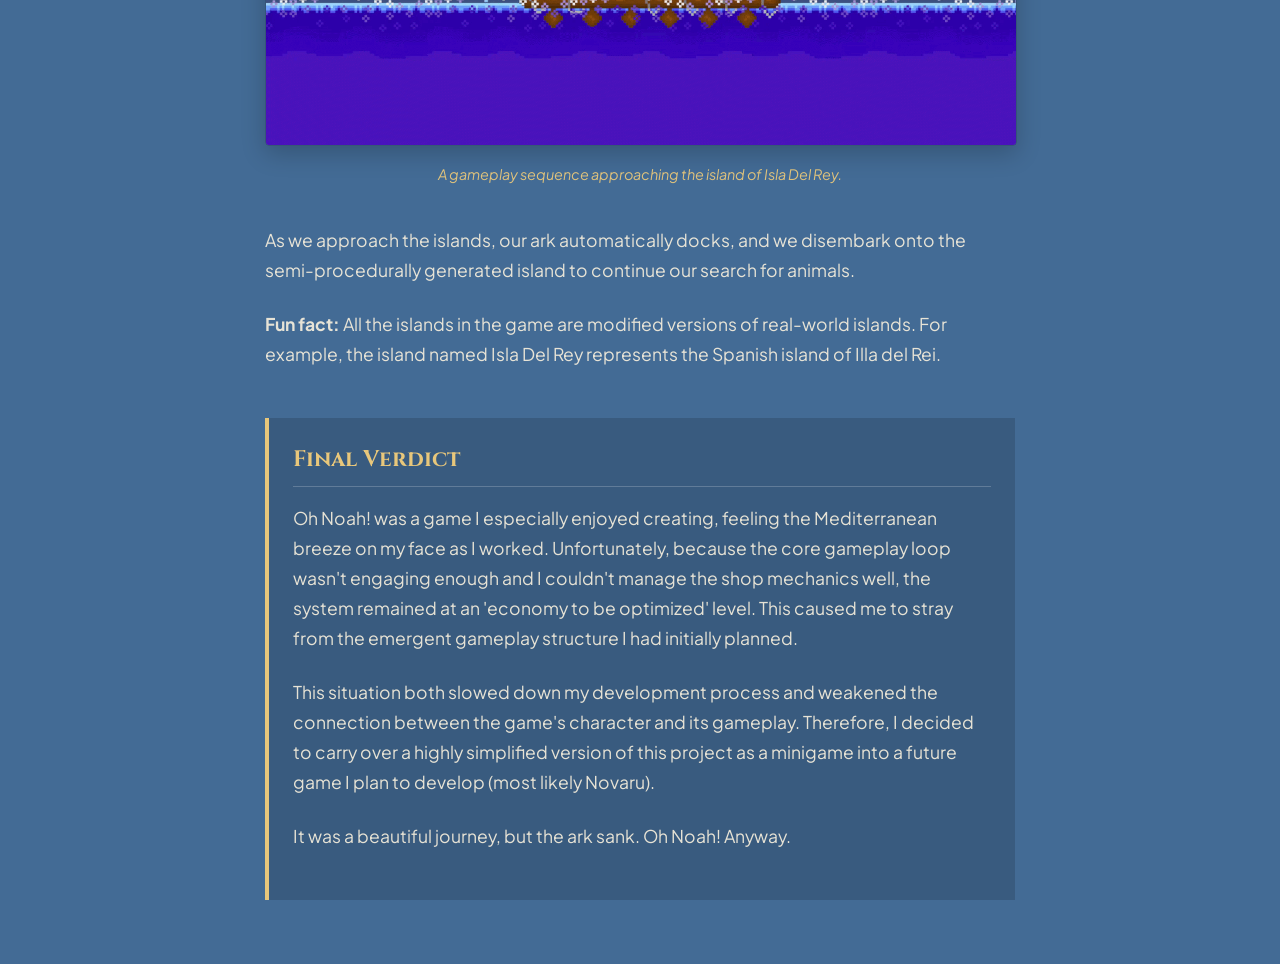
<file: oh-noah.html>
<!DOCTYPE html>
<html lang="en">
<head>
    <meta charset="UTF-8">
    <meta name="viewport" content="width=device-width, initial-scale=1.0">
    <title>Oh Noah! | Onur Çulhaoğlu</title>
    <link rel="preconnect" href="https://fonts.googleapis.com">
    <link rel="preconnect" href="https://fonts.gstatic.com" crossorigin>
    <link href="https://fonts.googleapis.com/css2?family=Cinzel:wght@500;700&family=Instrument+Serif:ital@0;1&family=Plus+Jakarta+Sans:wght@400;500;600&family=MedievalSharp&display=swap" rel="stylesheet">
    <link rel="stylesheet" href="style.css">
</head>
<body class="sailing-theme">
    <div class="sailing-bg-elements">
        <img src="games/ohnoah/0.webp" alt="">
        <img src="games/ohnoah/0.webp" alt="">
        <img src="games/ohnoah/0.webp" alt="">
        <img src="games/ohnoah/0.webp" alt="">
        <img src="games/ohnoah/0.webp" alt="">
    </div>
    <header class="page-header">
        <div class="container">
            <a href="index.html" class="back-link">&larr; Back to Home</a>
        </div>
    </header>
    <main class="container">
        <section class="gallery-section">
            <h2 class="section-title">Oh Noah!</h2>
            <div class="project-info-dropdown">
                <button class="dropdown-toggle">Project Info</button>
                <div class="dropdown-content">
                    <ul class="project-info-list">
                        <li><strong>Timeline:</strong> 2026</li>
                        <li><strong>Role:</strong> Solo Developer</li>
                        <li><strong>Engine:</strong> Unity</li>
                        <li><strong>Language:</strong> C#</li>
                        <li><strong>Tech Stack:</strong> C#, Aseprite, Photoshop, Git</li>
                        <li><strong>Platform:</strong> PC</li>
                        <li><strong>Status:</strong> In development</li>
                    </ul>
                </div>
            </div>

            <article class="project-article">
                <img src="games/ohnoah/1.webp" alt="A promotional art piece for the game Oh Noah!">

                <p>Oh Noah! is a project that emerged from a casual joke and became the result of two months of work. It's a game with a core gameplay loop that progresses as follows: land on islands, collect animals, sink the ship, and use the animals you have to gain permanent powers.</p>

                <img src="games/ohnoah/2.webp" alt="A map showing the planned route for Noah's journey in the game.">
                <p class="image-caption">Oh Noah's Route</p>

                <p>Moving away from historical accuracy, I redesigned Noah's rather ambiguous route. I designed Noah's adventures to follow a path roughly like this on his journey from the Strait of Gibraltar to Mount Ararat.</p>

                <h4>Game Mechanics</h4>
                <h5>Animal and Coin Collection</h5>
                <img src="games/ohnoah/1.gif" alt="A gameplay sequence showing animal and coin collection.">
                <p class="image-caption">A short gameplay sequence showing both mechanics.</p>
                <p>Noah runs, carrying animals found on the islands on his back. Sometimes, he also breaks amphorae that spawn randomly on the islands to collect the coins inside. To enhance the sense of exploration, the spawning of amphorae and animals is managed by a controlled RNG. As the run duration increases, the value of coins inside the amphorae rises, and islands with rarer animals appear more frequently.</p>

                <h5>Boarding the Ark</h5>
                <img src="games/ohnoah/2.gif" alt="A short sequence showing Noah loading a rabbit onto the ark.">
                <p class="image-caption">A short sequence showing Noah loading a rabbit onto the ark.</p>
                <p>When Noah enters the ark carrying an animal, it is automatically placed in a specially designated section, joining him to continue the sea voyage together.</p>

                <h5>Sailing Systems</h5>
                <img src="games/ohnoah/3.gif" alt="A sequence showing Noah sailing with the ark.">
                <p class="image-caption">A sequence showing Noah sailing with the ark.</p>
                <p>As long as Noah is at the helm, the ark moves at a constant speed (which can be upgraded later). When the helm is released, it begins to slow down. We journey peacefully towards the islands, accompanied by parallax effects in the background. During this time, players can periodically access a market (named the Divine Shop) where they can spend their coins.</p>

                <img src="games/ohnoah/ui.webp" alt="Some UI elements visible during the sailing state.">
                <p class="image-caption">Some UI elements and their descriptions visible to the player during the sailing state.</p>

                <h5>The Divine Shop</h5>
                <img src="games/ohnoah/4.gif" alt="A sequence showing the Divine Shop with various card options.">
                <p class="image-caption">A sequence showing a tier-one Divine Shop with its various options.</p>
                <p>The Divine Shop is the heart of the game's mechanics, where different upgrades across 7 different categories and 3 tiers are applied to the ark and the character. In the Divine Shop, which can be opened at certain intervals, Noah enters a praying animation and is granted certain abilities. After the first-tier cards, the upgrades in the second part become available for purchase. The tiers and variations of the cards are as follows.</p>

                <!-- Card collections moved from cards.html -->
                <h3 class="deck-sub-title">Wooden Collection</h3>
                <div class="asset-grid">
                    <div class="asset-card"><div class="asset-image-wrapper"><img src="images/cards/deck1.webp" alt="Card Deck 1 Image 1"></div></div>
                    <div class="asset-card"><div class="asset-image-wrapper"><img src="images/cards/deck2.webp" alt="Card Deck 1 Image 2"></div></div>
                    <div class="asset-card"><div class="asset-image-wrapper"><img src="images/cards/deck3.webp" alt="Card Deck 1 Image 3"></div></div>
                    <div class="asset-card"><div class="asset-image-wrapper"><img src="images/cards/deck4.webp" alt="Card Deck 1 Image 4"></div></div>
                    <div class="asset-card"><div class="asset-image-wrapper"><img src="images/cards/deck5.webp" alt="Card Deck 1 Image 5"></div></div>
                    <div class="asset-card"><div class="asset-image-wrapper"><img src="images/cards/deck6.webp" alt="Card Deck 1 Image 6"></div></div>
                    <div class="asset-card"><div class="asset-image-wrapper"><img src="images/cards/deck7.webp" alt="Card Deck 1 Image 7"></div></div>
                </div>
        
                <h3 class="deck-sub-title">Stone Collection</h3>
                <div class="asset-grid">
                    <div class="asset-card"><div class="asset-image-wrapper"><img src="images/cards/1deck1.webp" alt="Card Deck 2 Image 1"></div></div>
                    <div class="asset-card"><div class="asset-image-wrapper"><img src="images/cards/1deck2.webp" alt="Card Deck 2 Image 2"></div></div>
                    <div class="asset-card"><div class="asset-image-wrapper"><img src="images/cards/1deck3.webp" alt="Card Deck 2 Image 3"></div></div>
                    <div class="asset-card"><div class="asset-image-wrapper"><img src="images/cards/1deck4.webp" alt="Card Deck 2 Image 4"></div></div>
                    <div class="asset-card"><div class="asset-image-wrapper"><img src="images/cards/1deck5.webp" alt="Card Deck 2 Image 5"></div></div>
                    <div class="asset-card"><div class="asset-image-wrapper"><img src="images/cards/1deck6.webp" alt="Card Deck 2 Image 6"></div></div>
                    <div class="asset-card"><div class="asset-image-wrapper"><img src="images/cards/1deck7.webp" alt="Card Deck 2 Image 7"></div></div>
                </div>
        
                <h3 class="deck-sub-title">Golden Collection</h3>
                <div class="asset-grid">
                    <div class="asset-card"><div class="asset-image-wrapper"><img src="images/cards/2deck1.webp" alt="Card Deck 3 Image 1"></div></div>
                    <div class="asset-card"><div class="asset-image-wrapper"><img src="images/cards/2deck2.webp" alt="Card Deck 3 Image 2"></div></div>
                    <div class="asset-card"><div class="asset-image-wrapper"><img src="images/cards/2deck3.webp" alt="Card Deck 3 Image 3"></div></div>
                    <div class="asset-card"><div class="asset-image-wrapper"><img src="images/cards/2deck4.webp" alt="Card Deck 3 Image 4"></div></div>
                    <div class="asset-card"><div class="asset-image-wrapper"><img src="images/cards/2deck5.webp" alt="Card Deck 3 Image 5"></div></div>
                    <div class="asset-card"><div class="asset-image-wrapper"><img src="images/cards/2deck6.webp" alt="Card Deck 3 Image 6"></div></div>
                    <div class="asset-card"><div class="asset-image-wrapper"><img src="images/cards/2deck7.webp" alt="Card Deck 3 Image 7"></div></div>
                </div>
        
                <h3 class="deck-sub-title">Special Collection</h3>
                <div class="asset-grid">
                    <div class="asset-card"><div class="asset-image-wrapper"><img src="images/cards/3deck1.webp" alt="Special Deck Image 1"></div></div>
                    <div class="asset-card"><div class="asset-image-wrapper"><img src="images/cards/3deck2.webp" alt="Special Deck Image 2"></div></div>
                    <div class="asset-card"><div class="asset-image-wrapper"><img src="images/cards/3deck3.webp" alt="Special Deck Image 3"></div></div>
                </div>

                <h5>Exploring Islands</h5>
                <img src="games/ohnoah/5.gif" alt="A gameplay sequence approaching the island of Isla Del Rey.">
                <p class="image-caption">A gameplay sequence approaching the island of Isla Del Rey.</p>
                <p>As we approach the islands, our ark automatically docks, and we disembark onto the semi-procedurally generated island to continue our search for animals.</p>
                <p><strong>Fun fact:</strong> All the islands in the game are modified versions of real-world islands. For example, the island named Isla Del Rey represents the Spanish island of Illa del Rei.</p>

                <div class="final-verdict">
                    <h4>Final Verdict</h4>
                    <p>Oh Noah! was a game I especially enjoyed creating, feeling the Mediterranean breeze on my face as I worked. Unfortunately, because the core gameplay loop wasn't engaging enough and I couldn't manage the shop mechanics well, the system remained at an 'economy to be optimized' level. This caused me to stray from the emergent gameplay structure I had initially planned.</p>
                    <p>This situation both slowed down my development process and weakened the connection between the game's character and its gameplay. Therefore, I decided to carry over a highly simplified version of this project as a minigame into a future game I plan to develop (most likely Novaru).</p>
                    <p>It was a beautiful journey, but the ark sank. Oh Noah! Anyway.</p>
                </div>

            </article>
        </section>
    </main>
    <script src="dropdown.js"></script>
</body>
</html>
</file>
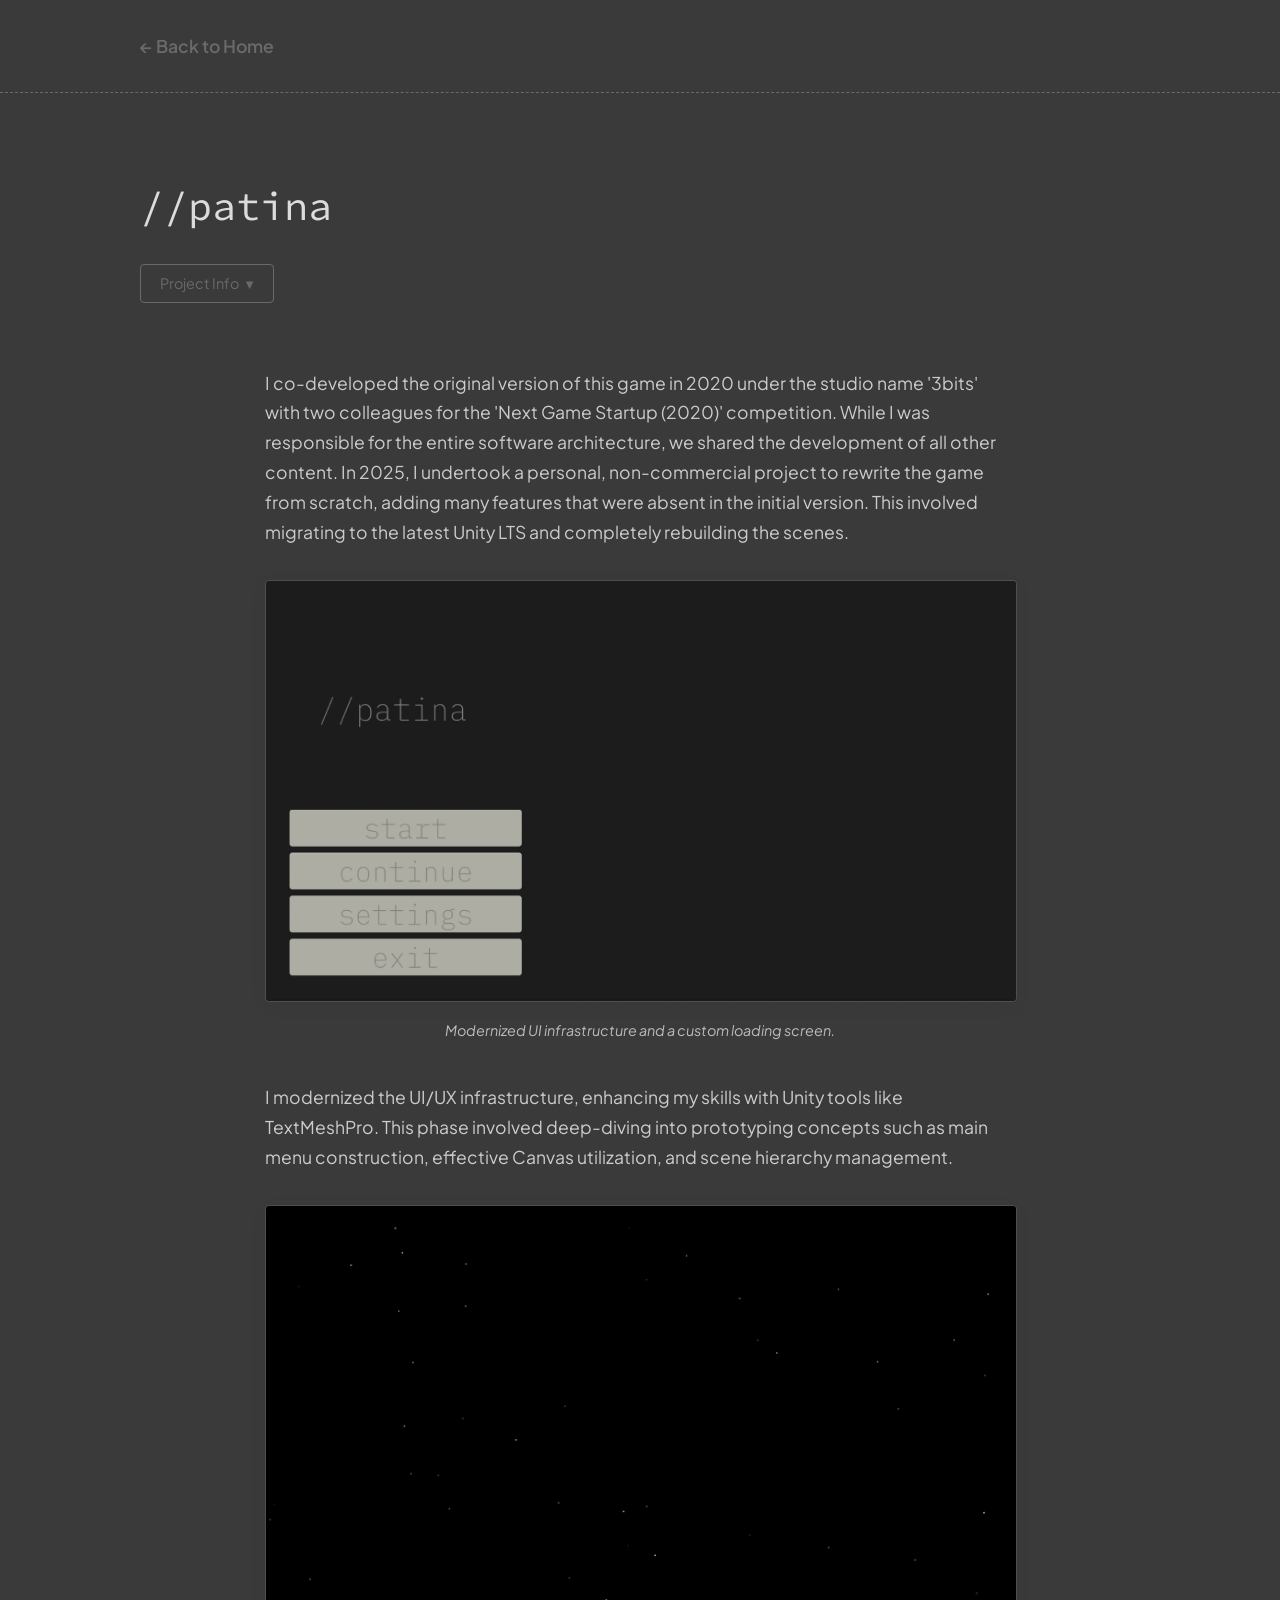
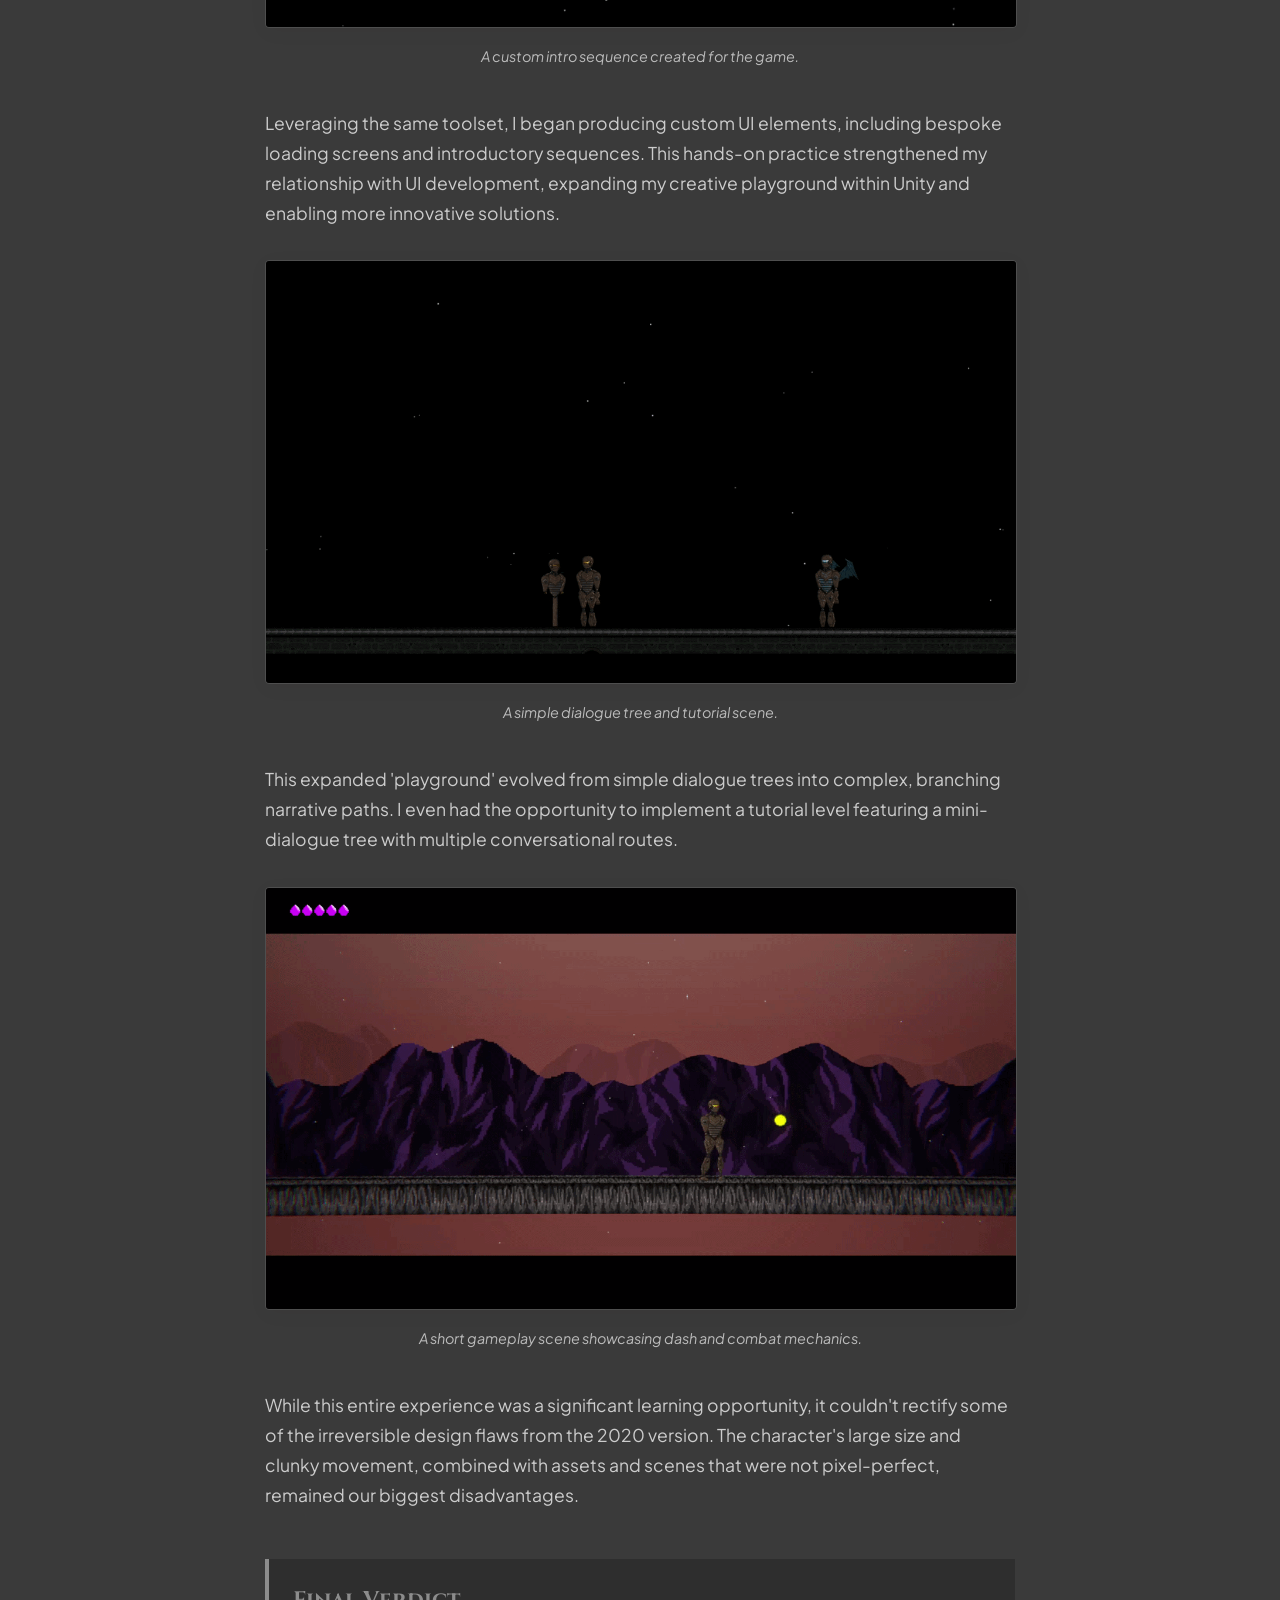
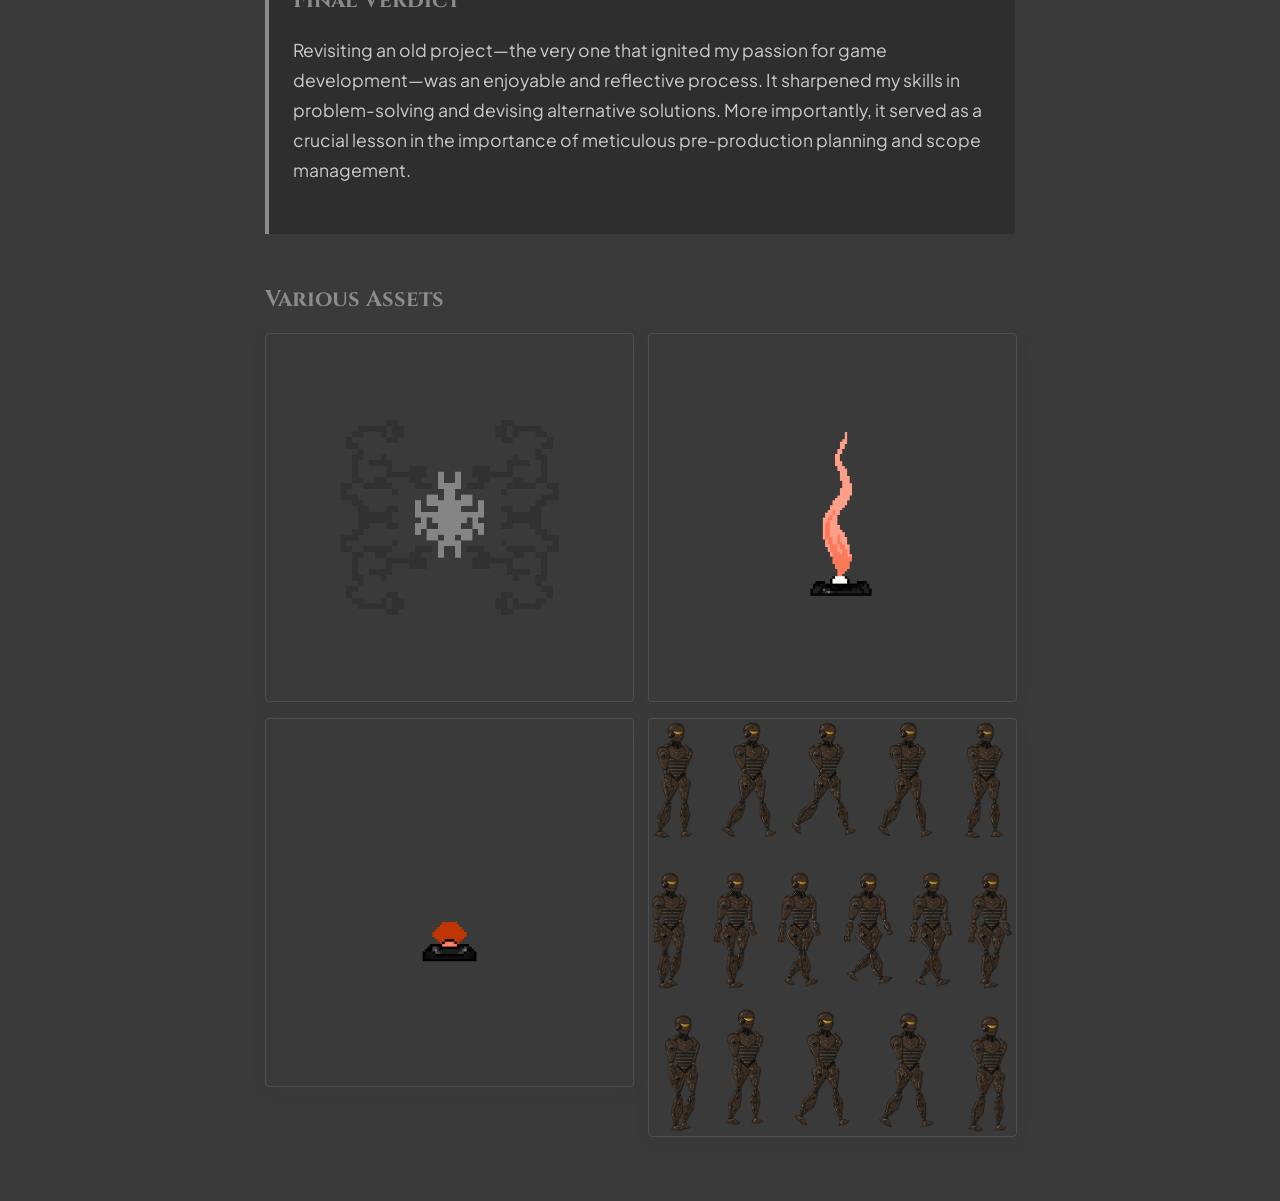
<file: patina.html>
<!DOCTYPE html>
<html lang="en">
<head>
    <meta charset="UTF-8">
    <meta name="viewport" content="width=device-width, initial-scale=1.0">
    <title>//patina | Onur Çulhaoğlu</title>
    <link rel="preconnect" href="https://fonts.googleapis.com">
    <link rel="preconnect" href="https://fonts.gstatic.com" crossorigin>
    <link href="https://fonts.googleapis.com/css2?family=Cinzel:wght@500;700&family=Instrument+Serif:ital@0;1&family=Plus+Jakarta+Sans:wght@400;500;600&family=Source+Code+Pro:wght@400;700&display=swap" rel="stylesheet">
    <link rel="stylesheet" href="style.css">
</head>
<body class="patina-theme">
    <header class="page-header">
        <div class="container">
            <a href="index.html" class="back-link">&larr; Back to Home</a>
        </div>
    </header>
    <main class="container">
        <section class="gallery-section">
            <h2 class="section-title title-monospace">//patina</h2>
            <div class="project-info-dropdown">
                <button class="dropdown-toggle">Project Info</button>
                <div class="dropdown-content">
                    <ul class="project-info-list">
                        <li><strong>Timeline:</strong> 2020(v1)-2025(v2)</li>
                        <li><strong>Role:</strong> Programmer Lead</li>
                        <li><strong>Engine:</strong> Unity</li>
                        <li><strong>Language:</strong> C#</li>
                        <li><strong>Tech Stack:</strong> C#, Piskel(v1), Aseprite(v2), Photoshop(v2)</li>
                        <li><strong>Platform:</strong> PC</li>
                        <li><strong>Status:</strong> Released(v1), Prototype(v2)</li>
                    </ul>
                </div>
            </div>

            <article class="project-article">
                <p>I co-developed the original version of this game in 2020 under the studio name '3bits' with two colleagues for the 'Next Game Startup (2020)' competition. While I was responsible for the entire software architecture, we shared the development of all other content. In 2025, I undertook a personal, non-commercial project to rewrite the game from scratch, adding many features that were absent in the initial version. This involved migrating to the latest Unity LTS and completely rebuilding the scenes.</p>
                
                <img src="games/patina/1.webp" alt="Patina oyunundan yeniden oluşturulmuş sahne">
                <p class="image-caption">Modernized UI infrastructure and a custom loading screen.</p>

                <p>I modernized the UI/UX infrastructure, enhancing my skills with Unity tools like TextMeshPro. This phase involved deep-diving into prototyping concepts such as main menu construction, effective Canvas utilization, and scene hierarchy management.</p>

                <img src="games/patina/2.gif" alt="Patina özel yükleme ekranı ve UI modernizasyonu">
                <p class="image-caption">A custom intro sequence created for the game.</p>

                <p>Leveraging the same toolset, I began producing custom UI elements, including bespoke loading screens and introductory sequences. This hands-on practice strengthened my relationship with UI development, expanding my creative playground within Unity and enabling more innovative solutions.</p>

                <img src="games/patina/3.gif" alt="Patina için oluşturulmuş özel intro sekansı">
                <p class="image-caption">A simple dialogue tree and tutorial scene.</p>

                <p>This expanded 'playground' evolved from simple dialogue trees into complex, branching narrative paths. I even had the opportunity to implement a tutorial level featuring a mini-dialogue tree with multiple conversational routes.</p>

                <img src="games/patina/4.gif" alt="Patina içinde geliştirilen diyalog ağacı sistemi">
                <p class="image-caption">A short gameplay scene showcasing dash and combat mechanics.</p>

                <p>While this entire experience was a significant learning opportunity, it couldn't rectify some of the irreversible design flaws from the 2020 version. The character's large size and clunky movement, combined with assets and scenes that were not pixel-perfect, remained our biggest disadvantages.</p>

                <div class="final-verdict">
                    <h4>Final Verdict</h4>
                    <p>Revisiting an old project—the very one that ignited my passion for game development—was an enjoyable and reflective process. It sharpened my skills in problem-solving and devising alternative solutions. More importantly, it served as a crucial lesson in the importance of meticulous pre-production planning and scope management.</p>
                </div>

                <h4>Various Assets</h4>
                <div class="asset-grid-container">
                    <img src="games/patina/5.gif" alt="Patina environmental effects and particles">
                    <img src="games/patina/6.gif" alt="Additional character animations and interactions">
                    <img src="games/patina/7.gif" alt="Showcase of various in-game assets">
                    <img src="games/patina/8.webp" alt="Character animation spritesheet">
                </div>
            </article>
        </section>
    </main>
    <script src="dropdown.js"></script>
</body>
</html>
</file>
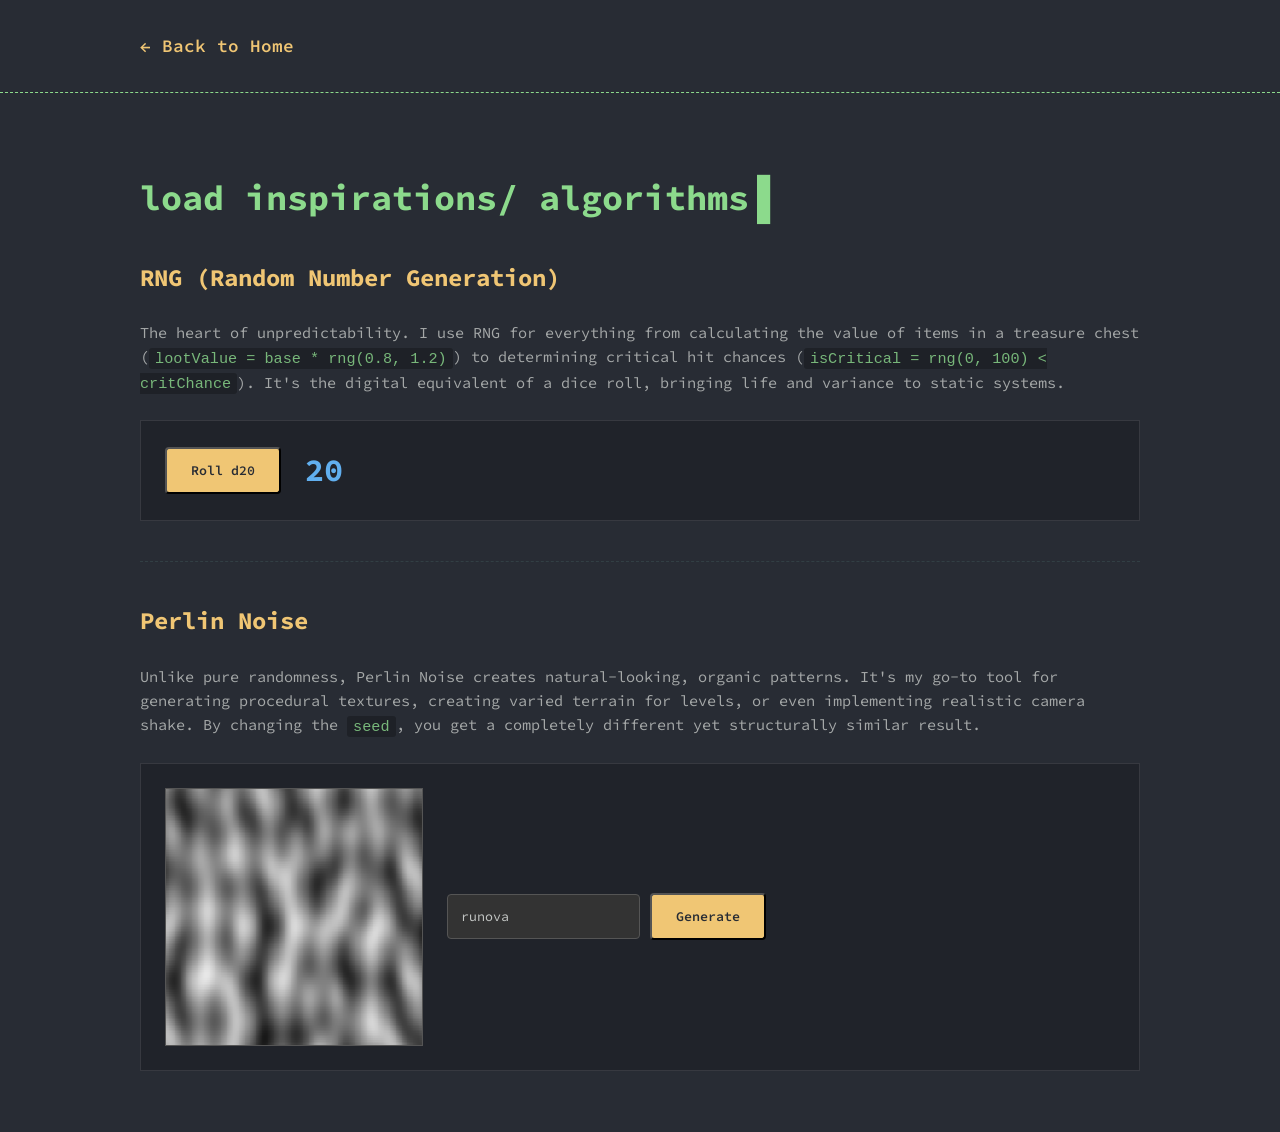
<file: procedural-inspirations.html>
<!DOCTYPE html>
<html lang="en">
<head>
    <meta charset="UTF-8">
    <meta name="viewport" content="width=device-width, initial-scale=1.0">
    <title>Procedural Algorithms | Onur Çulhaoğlu</title>
    <link rel="preconnect" href="https://fonts.googleapis.com">
    <link rel="preconnect" href="https://fonts.gstatic.com" crossorigin>
    <link href="https://fonts.googleapis.com/css2?family=Cinzel:wght@500;700&family=Instrument+Serif:ital@0;1&family=Plus+Jakarta+Sans:wght@400;500;600&family=Source+Code+Pro:wght@400;700&display=swap" rel="stylesheet">
    <link rel="stylesheet" href="style.css">
</head>
<body class="terminal-theme">
    <header class="page-header">
        <div class="container">
            <a href="index.html" class="back-link">&larr; Back to Home</a>
        </div>
    </header>
    <main class="container">
        <section class="gallery-section">
            <h2 class="section-title">load inspirations/ algorithms</h2>
            
            <div class="modal-section">
                <h3>RNG (Random Number Generation)</h3>
                <p class="inspiration-desc">
                    The heart of unpredictability. I use RNG for everything from calculating the value of items in a treasure chest (<code>lootValue = base * rng(0.8, 1.2)</code>) to determining critical hit chances (<code>isCritical = rng(0, 100) < critChance</code>). It's the digital equivalent of a dice roll, bringing life and variance to static systems.
                </p>
                <div class="interactive-demo">
                    <button id="roll-d20" class="button-link">Roll d20</button>
                    <div id="d20-result" class="result-display">20</div>
                </div>
            </div>

            <div class="modal-section">
                <h3>Perlin Noise</h3>
                <p class="inspiration-desc">
                    Unlike pure randomness, Perlin Noise creates natural-looking, organic patterns. It's my go-to tool for generating procedural textures, creating varied terrain for levels, or even implementing realistic camera shake. By changing the <code>seed</code>, you get a completely different yet structurally similar result.
                </p>
                <div class="interactive-demo">
                    <canvas id="perlin-canvas"></canvas>
                    <div>
                        <input type="text" id="perlin-seed" value="runova">
                        <button id="generate-perlin" class="button-link">Generate</button>
                    </div>
                </div>
            </div>

        </section>
    </main>

    <script src="procedural-algorithms.js"></script>
</body>
</html>
</file>
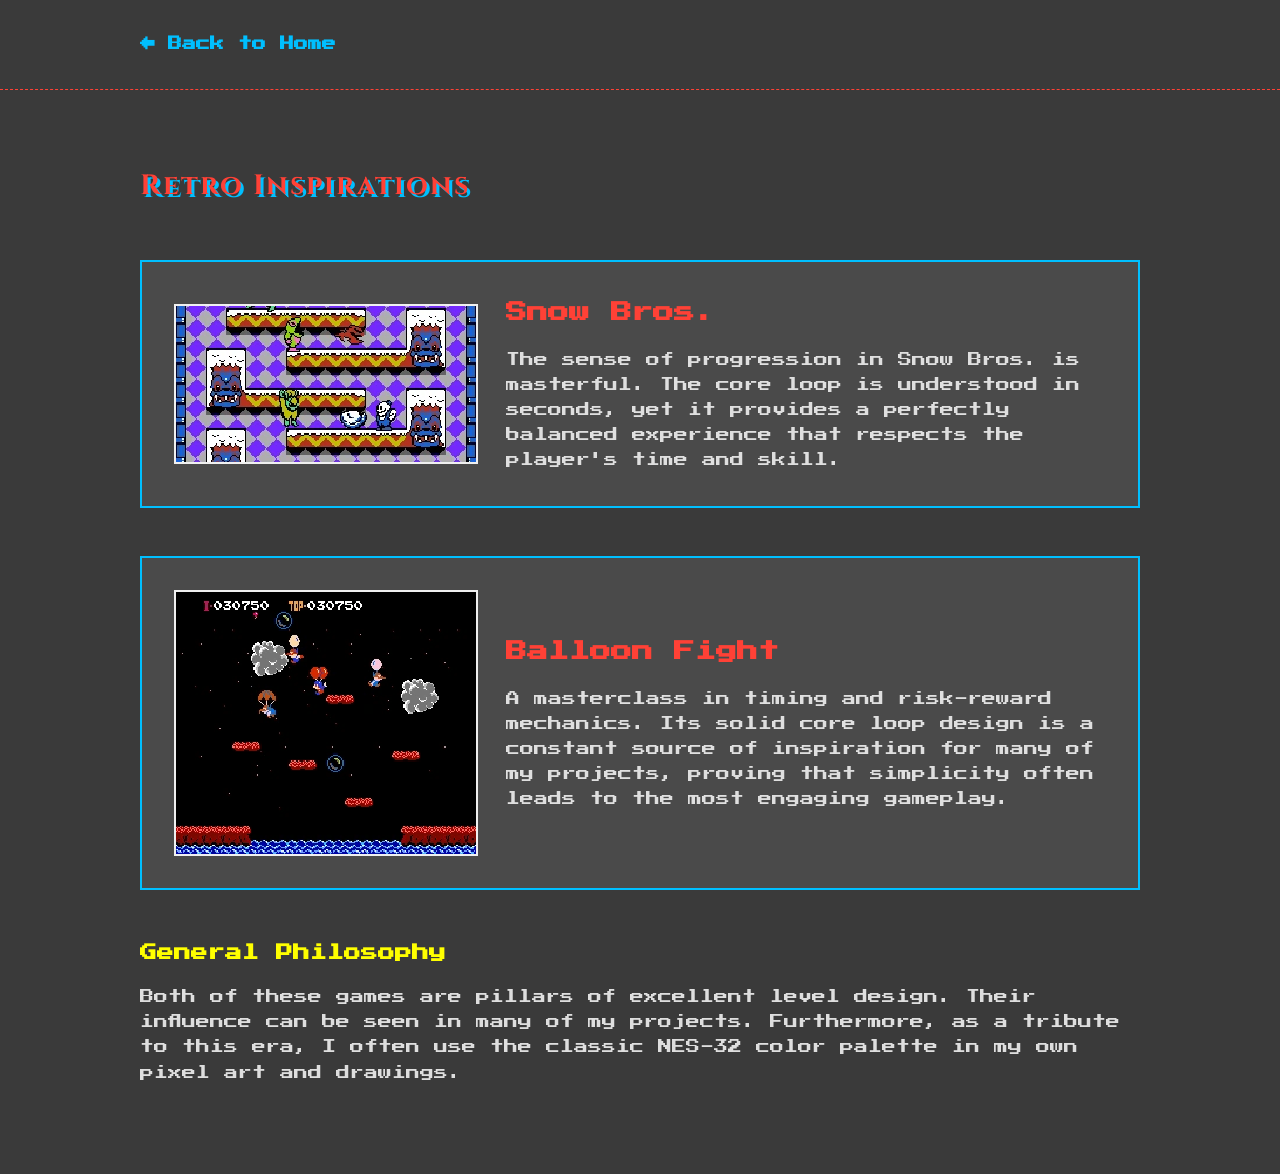
<file: retro-inspirations.html>
<!DOCTYPE html>
<html lang="en">
<head>
    <meta charset="UTF-8">
    <meta name="viewport" content="width=device-width, initial-scale=1.0">
    <title>Retro Inspirations | Onur Çulhaoğlu</title>
    <link rel="preconnect" href="https://fonts.googleapis.com">
    <link rel="preconnect" href="https://fonts.gstatic.com" crossorigin>
    <!-- Main fonts + Retro pixel font -->
    <link href="https://fonts.googleapis.com/css2?family=Cinzel:wght@500;700&family=Instrument+Serif:ital@0;1&family=Plus+Jakarta+Sans:wght@400;500;600&family=Press+Start+2P&display=swap" rel="stylesheet">
    <link rel="stylesheet" href="style.css">
</head>
<body class="retro-theme">
    <header class="page-header">
        <div class="container">
            <a href="index.html" class="back-link">&larr; Back to Home</a>
        </div>
    </header>
    <main class="container">
        <section class="gallery-section">
            <h2 class="section-title">Retro Inspirations</h2>
            
            <div class="game-showcase">
                <div class="game-media">
                    <img src="screeenshots/snowbros.webp" alt="Screenshot from Snow Bros.">
                </div>
                <div class="game-info">
                    <h3>Snow Bros.</h3>
                    <p>The sense of progression in Snow Bros. is masterful. The core loop is understood in seconds, yet it provides a perfectly balanced experience that respects the player's time and skill.</p>
                </div>
            </div>

            <div class="game-showcase">
                <div class="game-media">
                    <img src="screeenshots/baloonfight.webp" alt="Screenshot from Balloon Fight.">
                </div>
                <div class="game-info">
                    <h3>Balloon Fight</h3>
                    <p>A masterclass in timing and risk-reward mechanics. Its solid core loop design is a constant source of inspiration for many of my projects, proving that simplicity often leads to the most engaging gameplay.</p>
                </div>
            </div>

            <div class="modal-section">
                <h3>General Philosophy</h3>
                <p class="inspiration-desc">Both of these games are pillars of excellent level design. Their influence can be seen in many of my projects. Furthermore, as a tribute to this era, I often use the classic NES-32 color palette in my own pixel art and drawings.</p>
            </div>

        </section>
    </main>
</body>
</html>
</file>
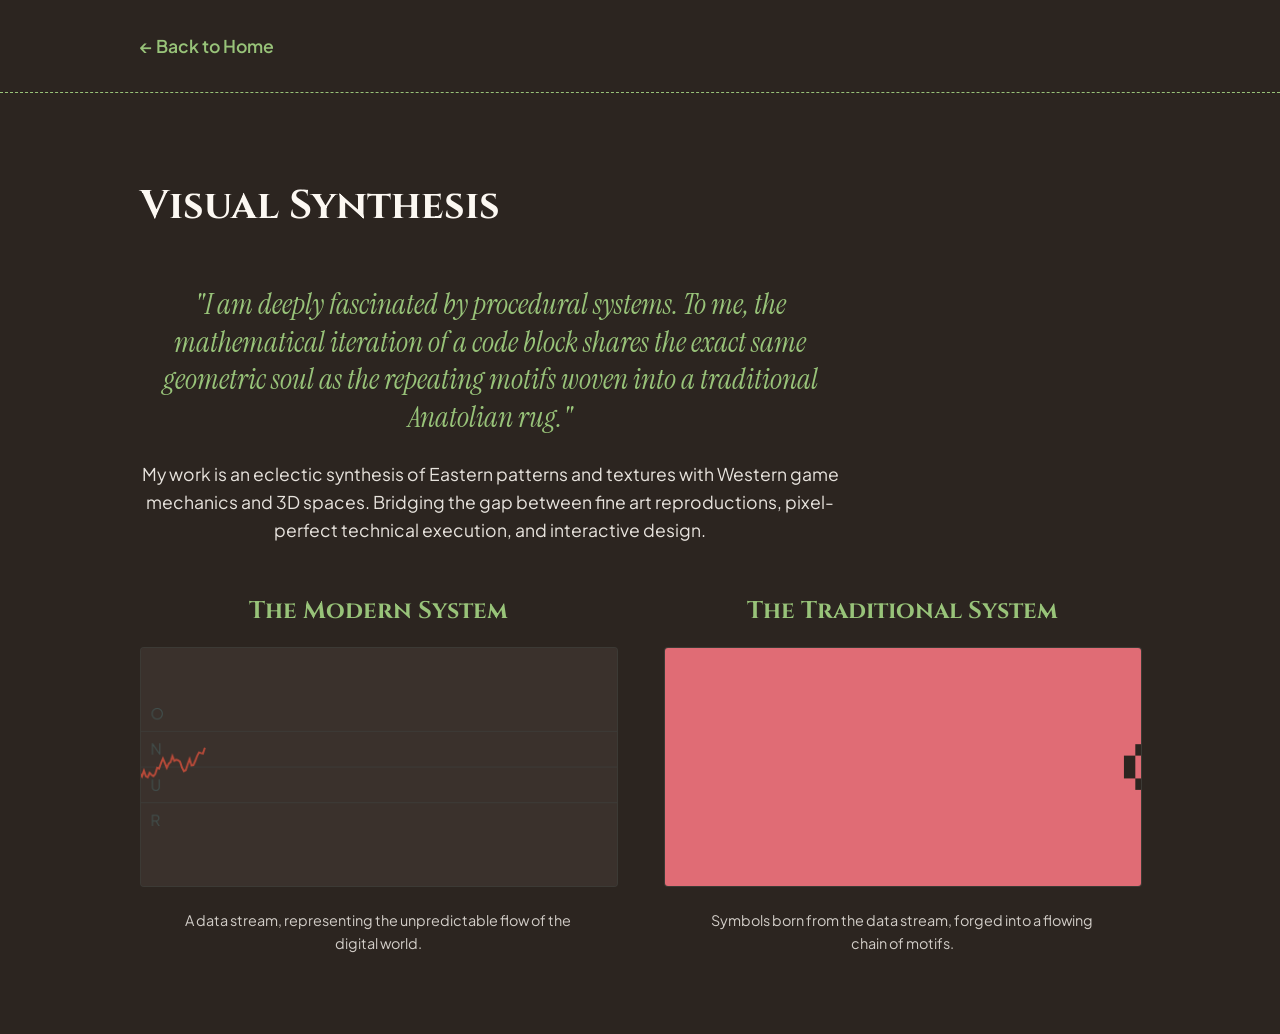
<file: visual-synthesis.html>
<!DOCTYPE html>
<html lang="en">
<head>
    <meta charset="UTF-8">
    <meta name="viewport" content="width=device-width, initial-scale=1.0">
    <title>Visual Synthesis | Onur Çulhaoğlu</title>
    <link rel="preconnect" href="https://fonts.googleapis.com">
    <link rel="preconnect" href="https://fonts.gstatic.com" crossorigin>
    <link href="https://fonts.googleapis.com/css2?family=Cinzel:wght@500;700&family=Instrument+Serif:ital@0;1&family=Plus+Jakarta+Sans:wght@400;500;600&display=swap" rel="stylesheet">
    <link rel="stylesheet" href="style.css">
</head>
<body>
    <header class="page-header">
        <div class="container">
            <a href="index.html" class="back-link">&larr; Back to Home</a>
        </div>
    </header>
    <main class="container">

        
        <section class="gallery-section">
            <h2 class="section-title">Visual Synthesis</h2>

            <div class="manifesto" style="text-align: center; margin-bottom: 3rem;">
                 <p>
                    <em>"I am deeply fascinated by procedural systems. To me, the mathematical iteration of a code block shares the exact same geometric soul as the repeating motifs woven into a traditional Anatolian rug."</em>
                </p>
                <p class="bio-text">
                    My work is an eclectic synthesis of Eastern patterns and textures with Western game mechanics and 3D spaces. Bridging the gap between fine art reproductions, pixel-perfect technical execution, and interactive design.
                </p>
            </div>
            
            <div class="visual-synthesis-section" style="padding: 0; background: none; border: none;">
                <div class="visuals-grid">
                    <div class="visual-item">
                        <h3>The Modern System</h3>
                        <canvas id="seismograph-canvas" width="500" height="250"></canvas>
                        <p>A data stream, representing the unpredictable flow of the digital world.</p>
                    </div>
                    <div class="visual-item">
                        <h3>The Traditional System</h3>
                        <canvas id="rug-canvas" width="500" height="250"></canvas>
                        <p>Symbols born from the data stream, forged into a flowing chain of motifs.</p>
                    </div>
                </div>
            </div>
        </section>
    </main>
    <script src="procedural-visuals.js"></script>
</body>
</html>
</file>
<file: style.css>
/* Temel Sıfırlamalar ve Renk Paleti */
:root {
    --bg-color: #2c2520;        /* Koyu toprak/kahve tonu */
    --text-color: #fcf8f2;      /* Sıcak parşömen kağıdı rengi */
    --accent-color: #e06c75;    /* Canlı kırmızı */
    --secondary-color: #98c379; /* Canlı yeşil */
    --card-bg: #3a312c;         /* Arka plandan biraz daha açık koyu ton */
}

body {
    margin: 0;
    padding: 0;
    background-color: var(--bg-color);
    color: var(--text-color);
    font-family: 'Plus Jakarta Sans', sans-serif;
    line-height: 1.6;
}

.container {
    max-width: 1000px;
    margin: 0 auto;
    padding: 0 2rem;
}

/* Üst Kısım Tasarımı */
.hero-section {
    padding: 5rem 0 3rem 0;
    border-bottom: 1px dashed var(--secondary-color); /* Kilim dikişi gibi hafif kesikli çizgi */
}

.site-title {
    font-family: 'Cinzel', serif;
    font-size: 3rem;
    margin: 0;
    color: var(--text-color);
    letter-spacing: 2px;
}

.subtitle {
    font-family: 'Plus Jakarta Sans', sans-serif;
    font-size: 1.2rem;
    color: var(--accent-color);
    text-transform: uppercase;
    letter-spacing: 1px;
    margin-top: 0.5rem;
    font-weight: 600;
}

.manifesto {
    margin-top: 3rem;
    max-width: 700px;
}

.manifesto em {
    font-family: 'Instrument Serif', serif;
    font-size: 1.8rem;
    color: var(--secondary-color);
    line-height: 1.3;
    display: block;
    margin-bottom: 1.5rem;
}

.bio-text {
    font-size: 1.1rem;
    opacity: 0.9;
}

.about-section {
    padding: 3rem 0;
    border-bottom: 1px dashed var(--secondary-color);
}

/* Visual Synthesis Section */
.visual-synthesis-section {
    padding: 4rem 0;
    background-color: #25201b; /* Slightly different bg to stand out */
    border-bottom: 1px dashed var(--secondary-color);
}

.visuals-grid {
    display: grid;
    grid-template-columns: 1fr 1fr;
    gap: 3rem;
    align-items: start;
}

.visual-item {
    text-align: center;
}

.visual-item h3 {
    font-family: 'Cinzel', serif;
    font-size: 1.5rem;
    color: var(--secondary-color);
    margin: 0 0 1rem 0;
}

.visual-item canvas {
    width: 100%;
    height: auto;
    border: 1px solid rgba(74, 107, 108, 0.15);
    background-color: var(--card-bg);
    border-radius: 4px;
}

.visual-item p {
    font-size: 0.9rem;
    opacity: 0.8;
    margin-top: 1rem;
    max-width: 400px;
    margin-left: auto;
    margin-right: auto;
}

/* Galeri Alanı */
.inspo-section,
.works-section {
    padding: 3rem 0;
}

.works-section {
    border-top: 1px dashed var(--secondary-color);
}

.section-title {
    font-family: 'Cinzel', serif;
    font-size: 2.2rem;
    margin-bottom: 2rem;
    position: relative;
    text-align: center;
}

.section-subtitle {
    text-align: center;
    font-size: 1.1rem;
    max-width: 600px;
    margin: -1.5rem auto 2.5rem auto;
    opacity: 0.8;
    font-style: italic;
}

.category-grid {
    display: grid;
    grid-template-columns: repeat(3, 1fr);
    gap: 2rem;
}

.category-card {
    display: block;
    background: var(--card-bg);
    border-radius: 4px;
    text-decoration: none;
    box-shadow: 0 4px 20px rgba(0, 0, 0, 0.2);
    transition: transform 0.3s ease, box-shadow 0.3s ease;
    position: relative;
    overflow: hidden;
    padding: 0;
    aspect-ratio: 4 / 3; /* Recommended aspect ratio */
}

.category-card:hover {
    transform: translateY(-8px);
    box-shadow: 0 12px 35px rgba(0, 0, 0, 0.3);
}

.category-card img {
    display: block;
    width: 100%;
    height: 100%;
    object-fit: cover;
    transition: transform 0.4s ease;
}

.category-card:hover img {
    transform: scale(1.1);
}

.category-card::after {
    content: attr(data-title);
    position: absolute;
    bottom: 0;
    left: 0;
    right: 0;
    padding: 1.5rem 1rem 1rem 1rem;
    background: linear-gradient(to top, rgba(0,0,0,0.9) 20%, transparent);
    color: white;
    text-align: center;
    font-family: 'Cinzel', serif;
    font-size: 1.5rem;
    opacity: 0;
    transform: translateY(20%);
    transition: opacity 0.4s ease, transform 0.4s ease;
    pointer-events: none;
}

.category-card:hover::after {
    opacity: 1;
    transform: translateY(0);
}

/* Text-based cards for Inspirations section */
.category-card--text {
    padding: 2rem;
    aspect-ratio: auto;
    text-align: center;
    color: var(--text-color);
}

.category-card--text:hover img { transform: none; }
.category-card--text::after { display: none; }

.category-card--text h3 {
    font-family: 'Cinzel', serif;
    font-size: 1.5rem;
    color: var(--secondary-color);
    margin: 0 0 0.75rem 0;
}

.category-card--text p {
    margin: 0;
    font-size: 0.95rem;
    opacity: 0.8;
}

.inspiration-desc {
    font-size: 0.95rem;
    opacity: 0.8;
    margin-bottom: 1.5rem;
}

.couplet {
    font-family: 'Instrument Serif', serif;
    font-size: 1.1rem;
    font-style: italic;
    text-align: center;
    margin: 1.5rem auto;
    padding: 0.5rem 0 0.5rem 1rem;
    border-left: 3px solid var(--accent-color);
    color: var(--text-color);
}

.couplet p { margin: 0; line-height: 1.4; }

.aruz-pattern { display: block; font-family: monospace; font-size: 1.1rem; text-align: center; color: var(--secondary-color); margin: 1.5rem 0; letter-spacing: 2px; }

.translation { font-size: 0.9rem; font-style: italic; text-align: center; opacity: 0.7; margin-top: 1rem; }

.painter-name {
    color: var(--secondary-color);
    font-weight: 600;
    font-style: normal;
}


/* Responsive Design for smaller screens */
@media (max-width: 768px) {
    .category-grid {
        grid-template-columns: 1fr;
    }
    .sailing-theme .asset-grid {
        /* On mobile, show fewer columns to make cards smaller but readable */
        grid-template-columns: repeat(auto-fit, minmax(100px, 1fr));
    }
    .sailing-theme .asset-card:hover {
        /* Disable hover transform on mobile for better usability */
        transform: none;
    }
    .visuals-grid {
        grid-template-columns: 1fr;
        gap: 4rem;
    }
}

.modal-section { margin-bottom: 2.5rem; padding-bottom: 2.5rem; border-bottom: 1px dashed rgba(74, 107, 108, 0.3); }
.modal-section:last-child { border-bottom: none; margin-bottom: 0; padding-bottom: 0; }

/* =============================================== */
/* STYLES FOR SUB-PAGES (CARDS, 3D MODELS)         */
/* =============================================== */

.page-header {
    padding: 2rem 0;
    border-bottom: 1px dashed var(--secondary-color);
    margin-bottom: 2rem;
}

.back-link {
    color: var(--secondary-color);
    text-decoration: none;
    font-weight: 600;
    font-size: 1.1rem;
    transition: color 0.2s ease;
}

.back-link:hover {
    color: var(--accent-color);
}

.gallery-section {
    padding: 1rem 0 4rem 0;
}

.gallery-section .section-title {
    text-align: left;
    font-size: 2.5rem;
}

.section-desc {
    font-size: 1.1rem;
    opacity: 0.9;
    max-width: 700px;
    margin-top: -1rem;
    margin-bottom: 4rem;
}

/* Project Info Dropdown */
.project-info-dropdown {
    position: relative;
    display: inline-block;
    margin-top: -1.5rem;
    margin-bottom: 3rem;
}

.dropdown-toggle {
    background-color: transparent;
    color: var(--secondary-color);
    padding: 0.6rem 1.2rem;
    font-size: 0.9rem;
    font-family: 'Plus Jakarta Sans', sans-serif;
    border: 1px solid var(--secondary-color);
    border-radius: 4px;
    cursor: pointer;
    transition: background-color 0.3s, color 0.3s;
}

.dropdown-toggle:hover {
    background-color: var(--secondary-color);
    color: var(--bg-color);
}

.dropdown-toggle::after {
    content: ' ▼';
    font-size: 0.7em;
    margin-left: 5px;
}

.dropdown-content {
    display: none;
    position: absolute;
    background-color: var(--card-bg);
    min-width: 350px;
    box-shadow: 0 8px 16px 0 rgba(0,0,0,0.3);
    z-index: 100;
    border-radius: 4px;
    padding: 1rem 1.5rem;
    border: 1px solid var(--secondary-color);
    margin-top: 0.5rem;
}

.dropdown-content.show { display: block; }

.project-info-list { list-style: none; padding: 0; margin: 0; font-size: 0.9rem; }
.project-info-list li { padding: 0.5rem 0; display: flex; border-bottom: 1px solid rgba(128, 128, 128, 0.1); }
.project-info-list li:last-child { border-bottom: none; }
.project-info-list li strong { color: var(--secondary-color); width: 110px; flex-shrink: 0; }


/* Card Deck Animation (for cards.html) */
.asset-grid {
    position: relative; 
    display: flex; 
    justify-content: center;
    align-items: center;
    min-height: 500px;
    margin-top: 2rem;
}
.sailing-theme .asset-grid {
    display: grid;
    /* Create a responsive grid that fits as many cards as possible */
    grid-template-columns: repeat(auto-fit, minmax(140px, 1fr));
    gap: 1.5rem;
    min-height: auto;
    align-items: start;
}

.asset-card {
    background: var(--card-bg);
    border: 1px solid rgba(74, 107, 108, 0.15);
    border-radius: 4px;
    overflow: hidden;
    box-shadow: 0 4px 20px rgba(44, 37, 32, 0.04);
    transition: transform 0.6s cubic-bezier(0.4, 0, 0.2, 1), box-shadow 0.4s ease;
    width: 280px;
    position: relative; /* Changed from absolute */
    transform-origin: bottom center;
    animation: var(--fan-animation-name) forwards linear;
    animation-timeline: view(block); /* Animasyonun kaydırmaya bağlı olmasını sağlar */
    animation-range: entry 30% entry 70%; /* Animasyon başlangıç ve bitiş aralığı (daha merkezi) */
}

@keyframes fan-out-far-left   { to { transform: rotate(-18deg) translateX(-200px); } }
@keyframes fan-out-mid-left   { to { transform: rotate(-12deg) translateX(-130px); } }
@keyframes fan-out-near-left  { to { transform: rotate(-6deg) translateX(-65px); } }
@keyframes fan-out-center { to { transform: translateY(-30px); } }
@keyframes fan-out-near-right { to { transform: rotate(6deg) translateX(65px); } }
@keyframes fan-out-mid-right  { to { transform: rotate(12deg) translateX(130px); } }
@keyframes fan-out-far-right  { to { transform: rotate(18deg) translateX(200px); } }

@keyframes fan-out-left { to { transform: rotate(-15deg) translateX(-120px); } }
@keyframes fan-out-right { to { transform: rotate(15deg) translateX(120px); } }

.asset-card:nth-child(1) { --fan-animation-name: fan-out-far-left; }
.asset-card:nth-child(2) { --fan-animation-name: fan-out-mid-left; }
.asset-card:nth-child(3) { --fan-animation-name: fan-out-near-left; }
.asset-card:nth-child(4) { --fan-animation-name: fan-out-center; z-index: 2; }
.asset-card:nth-child(5) { --fan-animation-name: fan-out-near-right; }
.asset-card:nth-child(6) { --fan-animation-name: fan-out-mid-right; }
.asset-card:nth-child(7) { --fan-animation-name: fan-out-far-right; }

.asset-grid:has(.asset-card:first-child:nth-last-child(3)) .asset-card:nth-child(1) { --fan-animation-name: fan-out-left; }
.asset-grid:has(.asset-card:first-child:nth-last-child(3)) .asset-card:nth-child(2) { --fan-animation-name: fan-out-center; z-index: 2; }
.asset-grid:has(.asset-card:first-child:nth-last-child(3)) .asset-card:nth-child(3) { --fan-animation-name: fan-out-right; }

.deck-sub-title {
    font-family: 'Cinzel', serif;
    font-size: 1.3rem;
    color: var(--secondary-color);
    border-bottom: 1px solid rgba(74, 107, 108, 0.1);
    padding-bottom: 0.5rem;
    margin-top: 4rem;
    margin-bottom: 1.5rem;
    letter-spacing: 1px;
}

.asset-card:hover {
    transform: translateY(-15px) scale(1.03);
    box-shadow: 0 12px 35px rgba(44, 37, 32, 0.1);
    z-index: 10;
}

.asset-image-wrapper { display: block; line-height: 0; }
.asset-image-wrapper img { width: 100%; height: auto; display: block; }

/* 3D Models Container (for 3d-models.html) */
.models-container { display: grid; grid-template-columns: 1fr; gap: 2.5rem; }

.sketchfab-embed-wrapper {
    margin-bottom: 0;
    border: 1px solid rgba(74, 107, 108, 0.15);
    border-radius: 4px;
    overflow: hidden;
    box-shadow: 0 4px 20px rgba(0,0,0, 0.2);
    background: #25201b;
}

.sketchfab-embed-wrapper iframe { display: block; width: 100%; height: 480px; border: 0; }
.sketchfab-embed-wrapper p { background: var(--card-bg); padding: 0.75rem; margin: 0 !important; font-size: 0.8rem !important; text-align: center; line-height: 1.4; }
.sketchfab-embed-wrapper p a { color: var(--secondary-color) !important; }

/* Demo Showcase (for demos.html) */
.demo-showcase {
    background: var(--card-bg);
    border: 1px solid rgba(74, 107, 108, 0.15);
    border-radius: 4px;
    margin-top: -2rem;
    box-shadow: 0 4px 20px rgba(44, 37, 32, 0.04);
    overflow: hidden; /* To keep border-radius on children */
}

.demo-showcase .deck-sub-title {
    margin-top: 0;
    padding: 1.5rem 2rem 0 2rem;
    border-bottom: none;
}

.demo-media {
    padding: 1rem 2rem 0 2rem;
}

.demo-media img {
    width: 100%;
    display: block;
}

.demo-info {
    padding: 1.5rem 2rem 2rem 2rem;
}

.demo-info h4 {
    font-family: 'Cinzel', serif;
    font-size: 1.2rem;
    color: var(--text-color);
    margin: 0 0 1rem 0;
}

.demo-info p { margin: 0 0 2rem 0; opacity: 0.9; }

.button-link { display: inline-block; background-color: var(--secondary-color); color: var(--bg-color); padding: 0.8rem 1.5rem; border-radius: 4px; text-decoration: none; font-weight: 600; transition: background-color 0.3s ease, transform 0.3s ease; }
.button-link:hover { background-color: var(--accent-color); transform: translateY(-2px); }

/* =============================================== */
/* RETRO THEME (for retro-inspirations.html)       */
/* =============================================== */

.retro-theme {
    --bg-color: #3a3a3a; /* Daha yumuşak bir antrasit */
    --text-color: #f0f0f0;
    --accent-color: #ff4136;    /* NES Red */
    --secondary-color: #00bfff; /* NES Blue */
    --highlight-color: #ffff00; /* NES Yellow */

    font-family: 'Press Start 2P', cursive;
    font-size: 14px; /* Pixel fonts are best at specific sizes */
    line-height: 1.8;
    background-color: var(--bg-color);
    color: var(--text-color);
    image-rendering: pixelated;
}

.retro-theme .page-header { border-bottom-color: var(--accent-color); }
.retro-theme .back-link { color: var(--secondary-color); font-size: 1em; }
.retro-theme .back-link:hover { color: var(--highlight-color); }

.retro-theme .section-title {
    font-size: 2em;
    color: var(--accent-color);
    text-shadow: 3px 3px 0 var(--secondary-color);
    letter-spacing: 2px;
    margin-bottom: 3rem;
}

.retro-theme .modal-section { border-color: rgba(255, 255, 255, 0.2); }
.retro-theme .modal-section h3 { font-family: 'Press Start 2P', cursive; color: var(--highlight-color); font-size: 1.2em; }
.retro-theme .inspiration-desc { font-size: 1em; opacity: 0.9; }

.game-showcase {
    display: flex;
    gap: 2rem;
    align-items: center;
    background-color: #4a4a4a; /* Daha açık bir gri */
    padding: 2rem;
    border: 2px solid var(--secondary-color);
    margin-bottom: 3rem;
}

.game-media { flex: 1; }
.game-media img { width: 100%; display: block; border: 2px solid var(--text-color); }

.game-info { flex: 2; }
.game-info h3 { font-family: 'Press Start 2P', cursive; color: var(--accent-color); font-size: 1.5em; margin: 0 0 1rem 0; }
.game-info p { margin: 0; opacity: 0.9; }

@media (max-width: 768px) {
    .game-showcase {
        flex-direction: column;
    }
    .retro-theme .section-title { font-size: 1.5em; }
    .game-info h3 { font-size: 1.2em; }
}

/* =============================================== */
/* TERMINAL THEME (for procedural-inspirations.html) */
/* =============================================== */

.terminal-theme {
    --bg-color: #282c34;        /* Antrasit */
    --text-color: #c5c8c6;      /* Açık gri */
    --accent-color: #8cda8c;    /* Terminal yeşili */
    --secondary-color: #f0c674; /* Terminal sarısı/amber */
    --highlight-color: #61afef; /* Terminal mavisi */

    font-family: 'Source Code Pro', monospace;
    background-color: var(--bg-color);
    color: var(--text-color);
}

.terminal-theme .page-header { border-bottom-color: var(--accent-color); }
.terminal-theme .back-link { color: var(--secondary-color); }
.terminal-theme .back-link:hover { color: var(--highlight-color); }

.terminal-theme .section-title {
    font-family: 'Source Code Pro', monospace;
    font-weight: 700;
    color: var(--accent-color);
    text-align: left;
    font-size: 2.2rem;
}

.terminal-theme .section-title::after {
    content: '▋';
    display: inline-block;
    animation: blink 1s step-end infinite;
    color: var(--accent-color);
    margin-left: 0.5rem;
}

@keyframes blink {
    from, to { opacity: 1; }
    50% { opacity: 0; }
}

.terminal-theme .modal-section h3 {
    font-family: 'Source Code Pro', monospace;
    color: var(--secondary-color);
    font-size: 1.5rem;
}

.interactive-demo {
    background-color: rgba(0,0,0,0.2);
    border: 1px solid rgba(255,255,255,0.1);
    padding: 1.5rem;
    margin-top: 1rem;
    display: flex;
    flex-wrap: wrap;
    gap: 1.5rem;
    align-items: center;
}

.interactive-demo .button-link { font-family: 'Source Code Pro', monospace; }
.interactive-demo input[type="text"] { background: #333; border: 1px solid #555; color: var(--text-color); padding: 0.8rem; font-family: 'Source Code Pro', monospace; border-radius: 4px; }
.interactive-demo .result-display { font-size: 2rem; font-weight: 700; color: var(--highlight-color); }
.interactive-demo canvas { width: 256px; height: 256px; image-rendering: pixelated; border: 1px solid #555; }

.terminal-theme .inspiration-desc code {
    background-color: rgba(0,0,0,0.3);
    color: var(--accent-color);
    padding: 0.1em 0.4em;
    border-radius: 3px;
}

/* =============================================== */
/* PROJECT DETAIL PAGE (for patina.html etc.)      */
/* =============================================== */

.project-article {
    max-width: 750px; /* Good reading width */
    margin: 0 auto;
}

.project-article p {
    font-size: 1.1rem;
    line-height: 1.7;
    margin-bottom: 1.5rem;
    opacity: 0.9;
}

.project-article img {
    width: 100%;
    height: auto;
    display: block;
    margin: 2rem auto 0.5rem auto;
    border-radius: 4px;
    border: 1px solid rgba(74, 107, 108, 0.15);
    box-shadow: 0 4px 20px rgba(44, 37, 32, 0.04);
}

.project-article .image-caption {
    display: block;
    text-align: center;
    font-size: 0.9rem;
    font-style: italic;
    opacity: 0.8;
    margin-top: 1rem;
    margin-bottom: 2.5rem;
}

.project-article .final-verdict {
    margin-top: 3rem;
    padding: 1.5rem;
    background-color: rgba(0,0,0,0.1);
    border-left: 4px solid var(--accent-color);
}

.project-article h4 {
    margin: 3rem 0 1rem 0;
    font-family: 'Cinzel', serif;
    color: var(--accent-color);
    font-size: 1.4rem;
}

.project-article .final-verdict h4 {
    margin-top: 0;
}

.project-article h5 {
    margin: 2.5rem 0 1rem 0;
    font-family: 'Cinzel', serif;
    color: var(--accent-color);
    font-size: 1.2rem;
}

.asset-grid-container {
    display: grid;
    grid-template-columns: repeat(2, 1fr);
    gap: 1rem;
}

.asset-grid-container img {
    width: 100%;
    height: auto;
    margin: 0;
    border-radius: 4px;
    border: 1px solid rgba(74, 107, 108, 0.15);
    box-shadow: 0 4px 20px rgba(44, 37, 32, 0.04);
}

.category-card h3.title-monospace,
.gallery-section .section-title.title-monospace {
    font-family: 'Source Code Pro', monospace;
    letter-spacing: normal;
    text-transform: none;
    font-weight: 400;
}

/* =============================================== */
/* PATINA THEME                                    */
/* =============================================== */
.patina-theme {
    --bg-color: #3a3a3a;
    --text-color: #dcdcdc;
    --accent-color: #8c8c8c;
    --secondary-color: #6a6a6a;
    background-color: var(--bg-color);
    color: var(--text-color);
}
.patina-theme .page-header { border-bottom-color: var(--secondary-color); }
.patina-theme .back-link { color: var(--secondary-color); }
.patina-theme .back-link:hover { color: var(--accent-color); }
.patina-theme .section-title { color: var(--text-color); }
.patina-theme .project-article h4 { color: var(--accent-color); }
.patina-theme .project-article img { border-color: rgba(255,255,255,0.1); }
.patina-theme .final-verdict { background-color: rgba(0,0,0,0.2); border-left-color: var(--accent-color); }

/* =============================================== */
/* HE LIVED THEME                                  */
/* =============================================== */
.he-lived-theme {
    --bg-color: #2c3e50;
    --text-color: #ecf0f1;
    --accent-color: #3498db;
    --secondary-color: #95a5a6;
    background-color: var(--bg-color);
    color: var(--text-color);
}
.he-lived-theme .page-header { border-bottom-color: var(--secondary-color); }
.he-lived-theme .back-link { color: var(--secondary-color); }
.he-lived-theme .back-link:hover { color: var(--accent-color); }
.he-lived-theme .section-title { color: var(--text-color); }
.he-lived-theme .project-article h4 { color: var(--accent-color); }
.he-lived-theme .project-article img { border-color: rgba(255,255,255,0.1); }
.he-lived-theme .final-verdict { background-color: rgba(0,0,0,0.2); border-left-color: var(--accent-color); }
.he-lived-theme .button-link { background-color: var(--accent-color); color: var(--bg-color); }
.he-lived-theme .button-link:hover { background-color: var(--secondary-color); }

/* =============================================== */
/* ADWQ THEME                                      */
/* =============================================== */
.adwq-theme {
    --bg-color: #3c3c4c;        /* PS1 Dark Purple-Gray */
    --text-color: #dcdbe0;      /* PS1 Light Gray */
    --accent-color: #a08fba;    /* PS1 Muted Magenta */
    --secondary-color: #74a09c; /* PS1 Desaturated Teal */
    background-color: var(--bg-color);
    color: var(--text-color);
}
.adwq-theme .page-header { border-bottom-color: var(--secondary-color); }
.adwq-theme .back-link { color: var(--secondary-color); opacity: 0.8; }
.adwq-theme .back-link:hover { color: var(--accent-color); }
.adwq-theme .section-title { color: var(--text-color); }
.adwq-theme .project-article h4 { color: var(--accent-color); }
.adwq-theme .project-article img { border-color: rgba(0,0,0,0.2); }
.adwq-theme .project-article img[src="games/adwq/2.webp"] {
    mix-blend-mode: multiply; /* Makes white background transparent */
    background-color: transparent;
}
.adwq-theme .final-verdict { background-color: rgba(0,0,0,0.15); border-left-color: var(--accent-color); }
.adwq-theme .button-link { background-color: var(--secondary-color); color: var(--bg-color); }
.adwq-theme .button-link:hover { background-color: var(--accent-color); }


/* =============================================== */
/* SAILING THEME (for oh-noah.html)                */
/* =============================================== */

.sailing-theme {
    --bg-color: #436B95;        /* Ultramarine Blue */
    --text-color: #f0eada;      /* Parchment/Light Beige */
    --accent-color: #E8C77B;    /* Sandy Gold */
    --secondary-color: #D2B48C; /* Tan / Wood color */
    --highlight-color: #FFFFFF;

    font-family: 'Plus Jakarta Sans', sans-serif;
    background-color: var(--bg-color);
    color: var(--text-color);
}

.sailing-theme .page-header { border-bottom-color: rgba(255, 255, 255, 0.2); }
.sailing-theme .back-link { color: var(--accent-color); }
.sailing-theme .back-link:hover { color: var(--highlight-color); }

.sailing-theme .section-title {
    /* The user requested 'Alkhemikal'. It is prioritized here. */
    /* 'MedievalSharp' is used as a web-safe fallback from Google Fonts. */
    font-family: 'Alkhemikal', 'MedievalSharp', cursive;
    font-size: 3.5rem;
    color: var(--accent-color);
    text-align: left;
    text-shadow: 2px 2px 4px rgba(0,0,0,0.2);
}

.sailing-theme .project-article p { opacity: 0.95; }
.sailing-theme .project-article h4 { color: var(--accent-color); border-bottom: 1px solid rgba(255, 255, 255, 0.2); padding-bottom: 0.5rem; }
.sailing-theme .project-article img { border-color: rgba(0,0,0,0.2); box-shadow: 0 8px 25px rgba(0, 0, 0, 0.2); }
.sailing-theme .image-caption { color: var(--accent-color); opacity: 0.9; }

.sailing-theme .deck-sub-title {
    color: var(--accent-color);
    border-bottom-color: rgba(255, 255, 255, 0.2);
}

.sailing-theme .asset-card {
    /* Override base styles for a static grid layout */
    position: relative;
    width: 100%;
    animation: none; /* Remove dealing animation */
    background-color: transparent;
    border: none;
    transition: transform 0.3s ease; /* Add a simple hover transition */
}
.sailing-theme .asset-card:hover {
    box-shadow: 0 12px 35px rgba(0, 0, 0, 0.2);
    /* A simpler hover effect for the static grid */
    transform: translateY(-8px) scale(1.05);
    z-index: 10;
}

.sailing-theme .final-verdict {
    background-color: rgba(0, 0, 0, 0.15);
    border-left-color: var(--accent-color);
    color: var(--text-color);
}

/* Decorative background elements for the sailing theme */
.sailing-bg-elements {
    position: absolute;
    top: 0;
    left: 0;
    right: 0;
    bottom: 0;
    z-index: -1;
    overflow: hidden;
    pointer-events: none;
}

.sailing-bg-elements img {
    position: absolute;
    width: 200px;
    height: auto;
    opacity: 0.15;
}

.sailing-bg-elements img:nth-of-type(odd) {
    left: 5%;
    transform: rotate(-20deg);
}

.sailing-bg-elements img:nth-of-type(even) {
    right: 5%;
    transform: rotate(15deg) scaleX(-1);
}

.sailing-bg-elements img:nth-child(1) { top: 20vh; }
.sailing-bg-elements img:nth-child(2) { top: 70vh; }
.sailing-bg-elements img:nth-child(3) { top: 120vh; }
.sailing-bg-elements img:nth-child(4) { top: 170vh; }
.sailing-bg-elements img:nth-child(5) { top: 220vh; }
</file>
